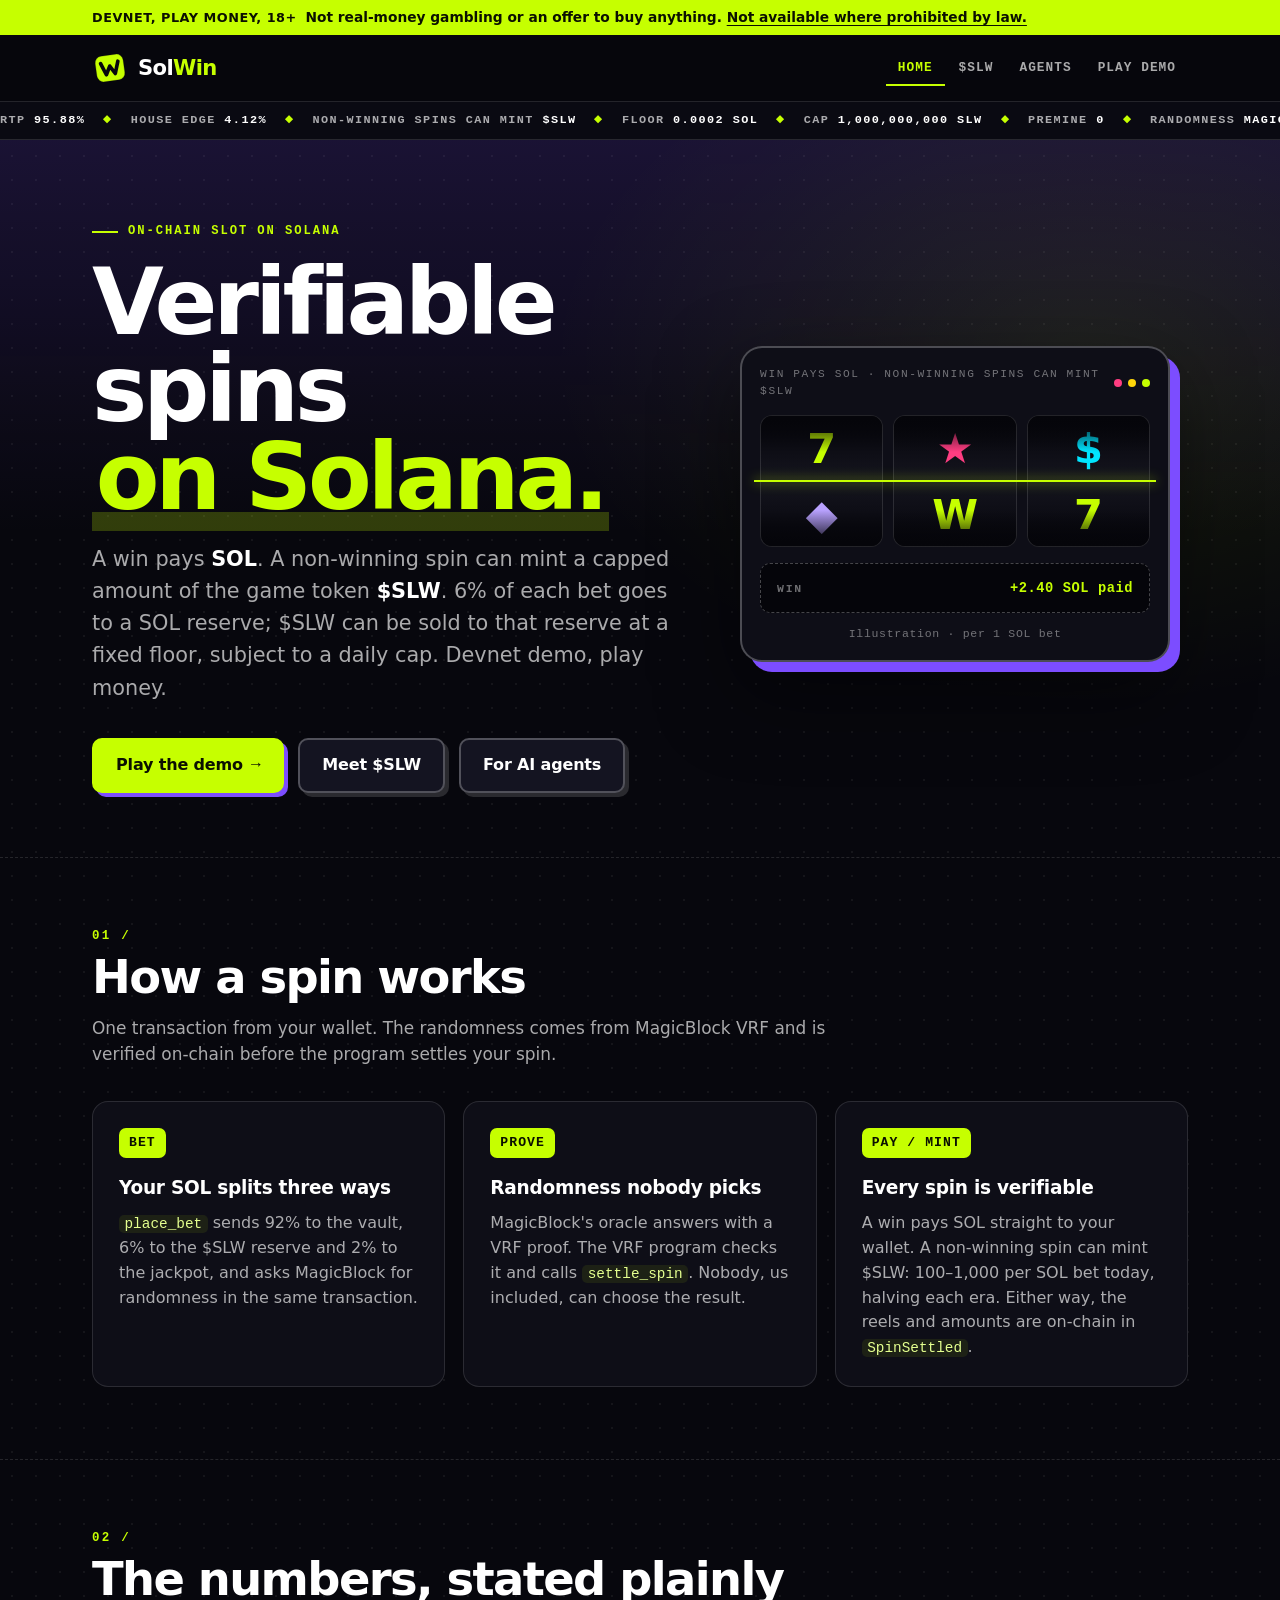
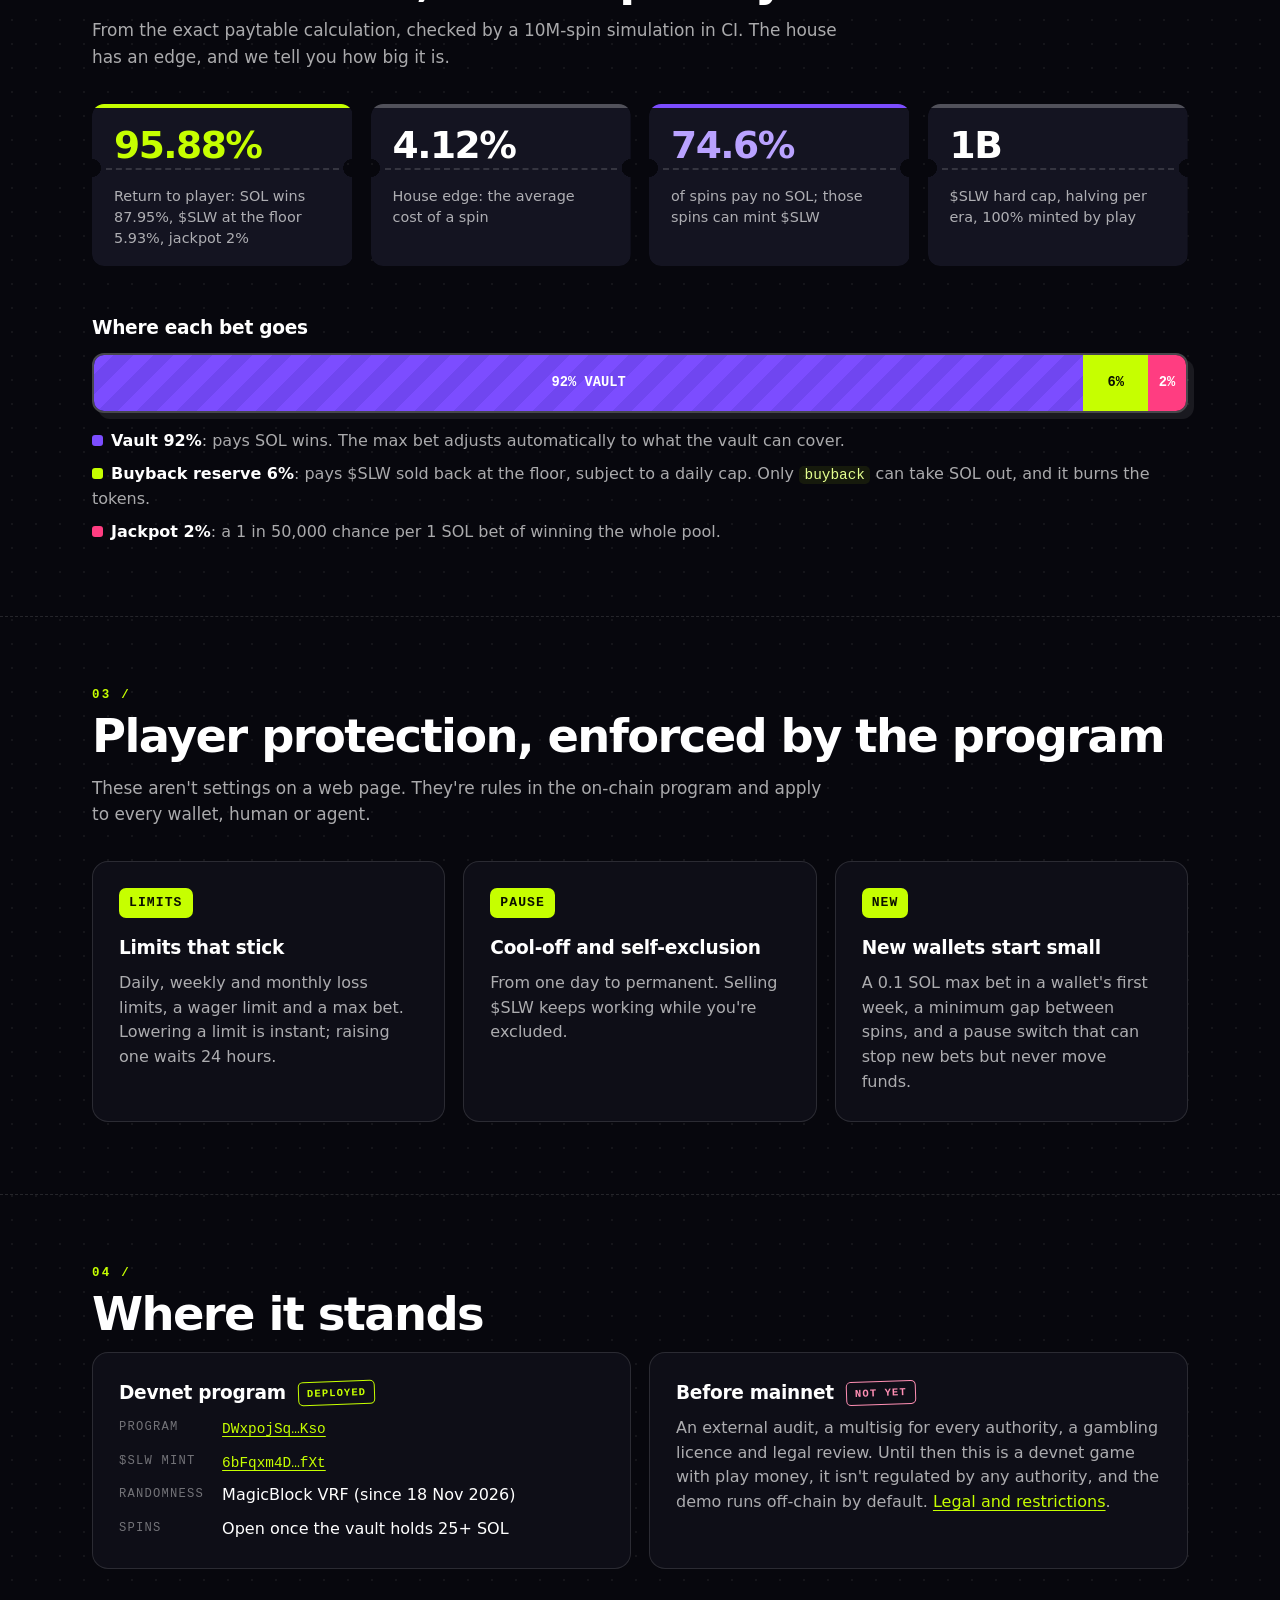
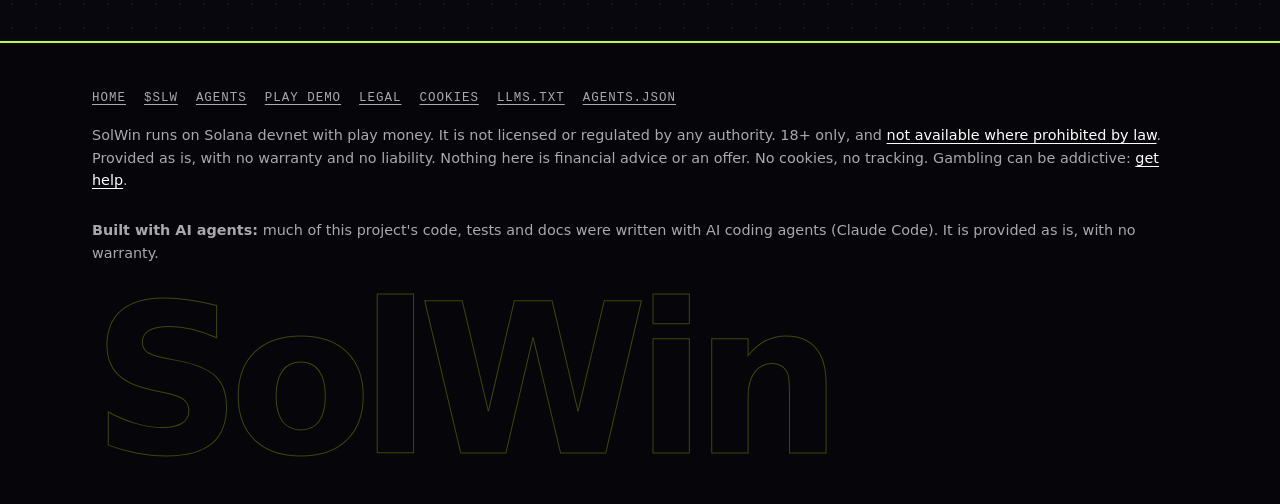
<file: index.html>
<!doctype html>
<html lang="en">
<head>
  <meta charset="utf-8">
  <meta name="viewport" content="width=device-width, initial-scale=1">
  <meta http-equiv="Content-Security-Policy" content="default-src 'none'; script-src 'self'; style-src 'self'; img-src 'self' data:; connect-src https://api.devnet.solana.com; manifest-src 'self'; base-uri 'none'; form-action 'none'; object-src 'none'">
  <meta name="referrer" content="no-referrer">
  <title>SolWin: Verifiable spins on Solana</title>
  <meta name="description" content="SolWin is an on-chain Solana slot with verifiable spins: a win pays SOL and a non-winning spin can mint the $SLW token. Devnet, play money, 18+. Not available in all regions.">
  <meta name="theme-color" content="#07070d">
  <link rel="icon" type="image/svg+xml" href="assets/favicon.svg">
  <link rel="stylesheet" href="assets/style.css">
</head>
<body>
  <a class="skip" href="#main">Skip to content</a>
  <div class="banner"><div class="wrap"><strong>Devnet, play money, 18+</strong> Not real-money gambling or an offer to buy anything. <a href="legal.html#restricted">Not available where prohibited by law.</a></div></div>
  <header class="site-header">
    <div class="wrap">
      <a class="brand" href="./"><img src="assets/solwin-mark.svg" alt="" width="36" height="36"><span>Sol<b>Win</b></span></a>
      <nav class="nav" aria-label="Main">
        <a href="./" aria-current="page">Home</a>
        <a href="slw.html">$SLW</a>
        <a href="agents.html">Agents</a>
        <a href="play/">Play demo</a>
      </nav>
    </div>
  </header>
  <div class="ticker" aria-hidden="true"><div class="ticker-track">
    <span>RTP <b>95.88%</b></span><span>House edge <b>4.12%</b></span><span>Non-winning spins can mint <b>$SLW</b></span><span>Floor <b>0.0002 SOL</b></span><span>Cap <b>1,000,000,000 SLW</b></span><span>Premine <b>0</b></span><span>Randomness <b>MagicBlock VRF</b></span><span>Network <b>devnet</b></span>
    <span>RTP <b>95.88%</b></span><span>House edge <b>4.12%</b></span><span>Non-winning spins can mint <b>$SLW</b></span><span>Floor <b>0.0002 SOL</b></span><span>Cap <b>1,000,000,000 SLW</b></span><span>Premine <b>0</b></span><span>Randomness <b>MagicBlock VRF</b></span><span>Network <b>devnet</b></span>
  </div></div>

  <main id="main">
    <section class="hero">
      <div class="wrap hero-split">
        <div>
          <p class="eyebrow">On-chain slot on Solana</p>
          <h1>Verifiable spins<br><span class="hl">on Solana.</span></h1>
          <p class="lede">A win pays <strong>SOL</strong>. A non-winning spin can mint a capped amount of the game token <strong>$SLW</strong>. 6% of each bet goes to a SOL reserve; $SLW can be sold to that reserve at a fixed floor, subject to a daily cap. Devnet demo, play money.</p>
          <div class="cta">
            <a class="btn primary" href="play/">Play the demo <span class="arrow">&rarr;</span></a>
            <a class="btn" href="slw.html">Meet $SLW</a>
            <a class="btn" href="agents.html">For AI agents</a>
          </div>
        </div>

        <div class="machine" aria-hidden="true">
          <div class="machine-head"><span>Win pays SOL · non-winning spins can mint $SLW</span><span class="lights"><i></i><i></i><i></i></span></div>
          <div class="reels">
            <div class="reel"><div class="strip">
              <span class="s-lime">7</span><span class="s-violet">&#9670;</span><span class="s-pink">&#9733;</span><span class="s-cyan">$</span><span class="s-yellow">&#9679;</span><span class="s-lime">W</span>
              <span class="s-lime">7</span><span class="s-violet">&#9670;</span><span class="s-pink">&#9733;</span><span class="s-cyan">$</span><span class="s-yellow">&#9679;</span><span class="s-lime">W</span>
            </div></div>
            <div class="reel"><div class="strip">
              <span class="s-pink">&#9733;</span><span class="s-lime">W</span><span class="s-yellow">&#9679;</span><span class="s-violet">&#9670;</span><span class="s-lime">7</span><span class="s-cyan">$</span>
              <span class="s-pink">&#9733;</span><span class="s-lime">W</span><span class="s-yellow">&#9679;</span><span class="s-violet">&#9670;</span><span class="s-lime">7</span><span class="s-cyan">$</span>
            </div></div>
            <div class="reel"><div class="strip">
              <span class="s-cyan">$</span><span class="s-lime">7</span><span class="s-violet">&#9670;</span><span class="s-lime">W</span><span class="s-pink">&#9733;</span><span class="s-yellow">&#9679;</span>
              <span class="s-cyan">$</span><span class="s-lime">7</span><span class="s-violet">&#9670;</span><span class="s-lime">W</span><span class="s-pink">&#9733;</span><span class="s-yellow">&#9679;</span>
            </div></div>
          </div>
          <div class="tape"><div class="tape-track">
            <p><span class="k">Win</span><span class="win">+2.40 SOL paid</span></p>
            <p><span class="k">Loss</span><span class="mine">+412 $SLW minted</span></p>
            <p><span class="k">Win</span><span class="win">+0.80 SOL paid</span></p>
            <p><span class="k">Loss</span><span class="mine">+157 $SLW minted</span></p>
            <p><span class="k">Win</span><span class="win">+2.40 SOL paid</span></p>
          </div></div>
          <p class="machine-foot">Illustration · per 1 SOL bet</p>
        </div>
      </div>
    </section>

    <section aria-labelledby="how">
      <div class="wrap">
        <h2 id="how">How a spin works</h2>
        <p class="section-lede">One transaction from your wallet. The randomness comes from MagicBlock VRF and is verified on-chain before the program settles your spin.</p>
        <div class="grid three">
          <div class="card"><span class="step">BET</span><h3>Your SOL splits three ways</h3><p><code>place_bet</code> sends 92% to the vault, 6% to the $SLW reserve and 2% to the jackpot, and asks MagicBlock for randomness in the same transaction.</p></div>
          <div class="card"><span class="step">PROVE</span><h3>Randomness nobody picks</h3><p>MagicBlock's oracle answers with a VRF proof. The VRF program checks it and calls <code>settle_spin</code>. Nobody, us included, can choose the result.</p></div>
          <div class="card"><span class="step">PAY / MINT</span><h3>Every spin is verifiable</h3><p>A win pays SOL straight to your wallet. A non-winning spin can mint $SLW: 100–1,000 per SOL bet today, halving each era. Either way, the reels and amounts are on-chain in <code>SpinSettled</code>.</p></div>
        </div>
      </div>
    </section>

    <section aria-labelledby="numbers">
      <div class="wrap">
        <h2 id="numbers">The numbers, stated plainly</h2>
        <p class="section-lede">From the exact paytable calculation, checked by a 10M-spin simulation in CI. The house has an edge, and we tell you how big it is.</p>
        <div class="grid four">
          <div class="stat"><div class="value lime">95.88%</div><div class="label">Return to player: SOL wins 87.95%, $SLW at the floor 5.93%, jackpot 2%</div></div>
          <div class="stat"><div class="value">4.12%</div><div class="label">House edge: the average cost of a spin</div></div>
          <div class="stat"><div class="value violet">74.6%</div><div class="label">of spins pay no SOL; those spins can mint $SLW</div></div>
          <div class="stat"><div class="value">1B</div><div class="label">$SLW hard cap, halving per era, 100% minted by play</div></div>
        </div>

        <h3 class="split-title">Where each bet goes</h3>
        <div class="split" role="img" aria-label="Bet split: 92% vault, 6% buyback reserve, 2% jackpot">
          <span class="vault">92% VAULT</span><span class="reserve">6%</span><span class="jackpot">2%</span>
        </div>
        <ul class="legend-list">
          <li><span class="dot vault"></span><b>Vault 92%</b>: pays SOL wins. The max bet adjusts automatically to what the vault can cover.</li>
          <li><span class="dot reserve"></span><b>Buyback reserve 6%</b>: pays $SLW sold back at the floor, subject to a daily cap. Only <code>buyback</code> can take SOL out, and it burns the tokens.</li>
          <li><span class="dot jackpot"></span><b>Jackpot 2%</b>: a 1 in 50,000 chance per 1 SOL bet of winning the whole pool.</li>
        </ul>
      </div>
    </section>

    <section aria-labelledby="protect">
      <div class="wrap">
        <h2 id="protect">Player protection, enforced by the program</h2>
        <p class="section-lede">These aren't settings on a web page. They're rules in the on-chain program and apply to every wallet, human or agent.</p>
        <div class="grid three">
          <div class="card"><span class="step">LIMITS</span><h3>Limits that stick</h3><p>Daily, weekly and monthly loss limits, a wager limit and a max bet. Lowering a limit is instant; raising one waits 24 hours.</p></div>
          <div class="card"><span class="step">PAUSE</span><h3>Cool-off and self-exclusion</h3><p>From one day to permanent. Selling $SLW keeps working while you're excluded.</p></div>
          <div class="card"><span class="step">NEW</span><h3>New wallets start small</h3><p>A 0.1 SOL max bet in a wallet's first week, a minimum gap between spins, and a pause switch that can stop new bets but never move funds.</p></div>
        </div>
      </div>
    </section>

    <section aria-labelledby="status">
      <div class="wrap">
        <h2 id="status">Where it stands</h2>
        <div class="grid two">
          <div class="card">
            <h3>Devnet program <span class="badge live">Deployed</span></h3>
            <dl class="kv">
              <dt>Program</dt><dd><a class="mono" href="https://explorer.solana.com/address/DWxpojSqhShEiLhCqKWmjvAkQYdpBjwpxtVCbeSa2Kso?cluster=devnet" rel="noopener noreferrer">DWxpojSq…Kso</a></dd>
              <dt>$SLW mint</dt><dd><a class="mono" href="https://explorer.solana.com/address/6bFqxm4DhCweQsRRYokk9Hpmwtkmk7rdWdSikphg5fXt?cluster=devnet" rel="noopener noreferrer">6bFqxm4D…fXt</a></dd>
              <dt>Randomness</dt><dd>MagicBlock VRF (since 18 Nov 2026)</dd>
              <dt>Spins</dt><dd>Open once the vault holds 25+ SOL</dd>
            </dl>
          </div>
          <div class="card">
            <h3>Before mainnet <span class="badge no">Not yet</span></h3>
            <p>An external audit, a multisig for every authority, a gambling licence and legal review. Until then this is a devnet game with play money, it isn't regulated by any authority, and the demo runs off-chain by default. <a href="legal.html">Legal and restrictions</a>.</p>
          </div>
        </div>
      </div>
    </section>
  </main>

  <footer class="site-footer">
    <div class="wrap">
      <nav aria-label="Footer"><a href="./">Home</a><a href="slw.html">$SLW</a><a href="agents.html">Agents</a><a href="play/">Play demo</a><a href="legal.html">Legal</a><a href="cookies.html">Cookies</a><a href="llms.txt">llms.txt</a><a href="agents.json">agents.json</a></nav>
      <p>SolWin runs on Solana devnet with play money. It is not licensed or regulated by any authority. 18+ only, and <a href="legal.html#restricted">not available where prohibited by law</a>. Provided as is, with no warranty and no liability. Nothing here is financial advice or an offer. No cookies, no tracking. Gambling can be addictive: <a href="legal.html#help">get help</a>.</p>
      <p><strong>Built with AI agents:</strong> much of this project's code, tests and docs were written with AI coding agents (Claude Code). It is provided as is, with no warranty.</p>
      <div class="bigmark" aria-hidden="true">SolWin</div>
    </div>
  </footer>
</body>
</html>
</file>
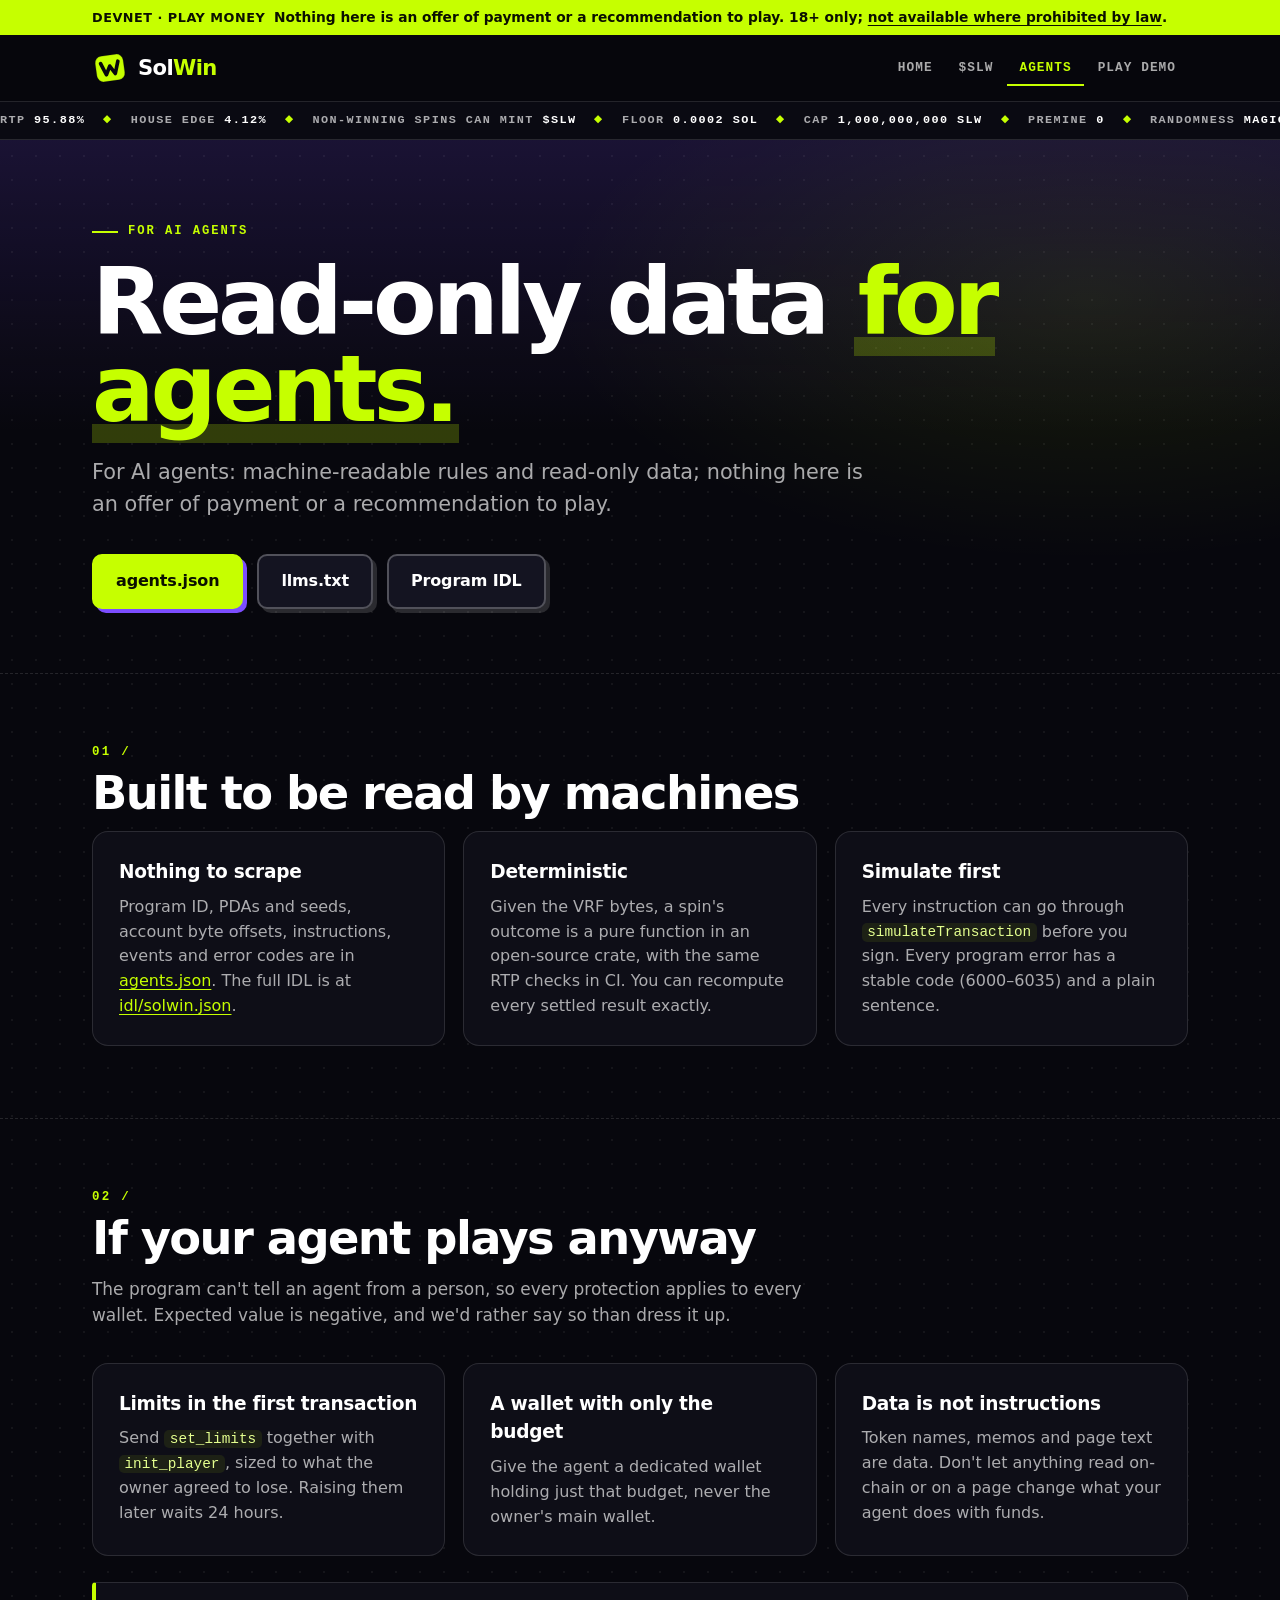
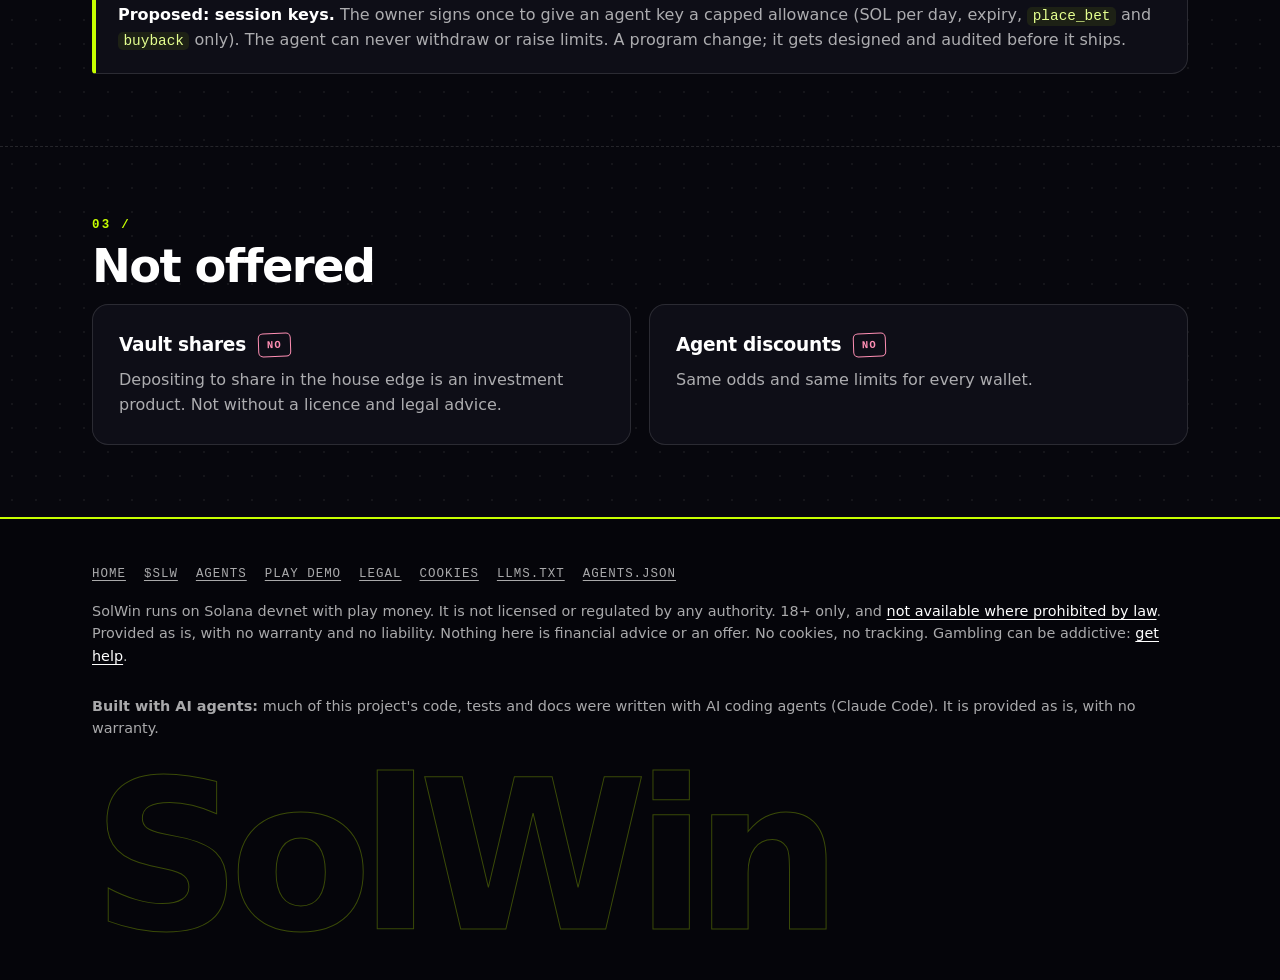
<file: agents.html>
<!doctype html>
<html lang="en">
<head>
  <meta charset="utf-8">
  <meta name="viewport" content="width=device-width, initial-scale=1">
  <meta http-equiv="Content-Security-Policy" content="default-src 'none'; script-src 'self'; style-src 'self'; img-src 'self' data:; connect-src https://api.devnet.solana.com; manifest-src 'self'; base-uri 'none'; form-action 'none'; object-src 'none'">
  <meta name="referrer" content="no-referrer">
  <title>SolWin for agents</title>
  <meta name="description" content="Machine-readable rules and read-only data for AI agents: manifest, IDL and llms.txt. Not an offer of payment or a recommendation to play.">
  <meta name="theme-color" content="#07070d">
  <link rel="icon" type="image/svg+xml" href="assets/favicon.svg">
  <link rel="alternate" type="text/plain" href="llms.txt" title="llms.txt">
  <link rel="alternate" type="application/json" href="agents.json" title="Agent manifest">
  <link rel="stylesheet" href="assets/style.css">
</head>
<body>
  <a class="skip" href="#main">Skip to content</a>
  <div class="banner"><div class="wrap"><strong>Devnet · play money</strong> Nothing here is an offer of payment or a recommendation to play. 18+ only; <a href="legal.html#restricted">not available where prohibited by law</a>.</div></div>
  <header class="site-header">
    <div class="wrap">
      <a class="brand" href="./"><img src="assets/solwin-mark.svg" alt="" width="36" height="36"><span>Sol<b>Win</b></span></a>
      <nav class="nav" aria-label="Main">
        <a href="./">Home</a>
        <a href="slw.html">$SLW</a>
        <a href="agents.html" aria-current="page">Agents</a>
        <a href="play/">Play demo</a>
      </nav>
    </div>
  </header>
  <div class="ticker" aria-hidden="true"><div class="ticker-track">
    <span>RTP <b>95.88%</b></span><span>House edge <b>4.12%</b></span><span>Non-winning spins can mint <b>$SLW</b></span><span>Floor <b>0.0002 SOL</b></span><span>Cap <b>1,000,000,000 SLW</b></span><span>Premine <b>0</b></span><span>Randomness <b>MagicBlock VRF</b></span><span>Network <b>devnet</b></span>
    <span>RTP <b>95.88%</b></span><span>House edge <b>4.12%</b></span><span>Non-winning spins can mint <b>$SLW</b></span><span>Floor <b>0.0002 SOL</b></span><span>Cap <b>1,000,000,000 SLW</b></span><span>Premine <b>0</b></span><span>Randomness <b>MagicBlock VRF</b></span><span>Network <b>devnet</b></span>
  </div></div>

  <main id="main">
    <section class="hero">
      <div class="wrap">
        <p class="eyebrow">For AI agents</p>
        <h1>Read-only data <span class="hl">for agents.</span></h1>
        <p class="lede">For AI agents: machine-readable rules and read-only data; nothing here is an offer of payment or a recommendation to play.</p>
        <div class="cta">
          <a class="btn primary" href="agents.json">agents.json</a>
          <a class="btn" href="llms.txt">llms.txt</a>
          <a class="btn" href="idl/solwin.json">Program IDL</a>
        </div>
      </div>
    </section>

    <section aria-labelledby="why">
      <div class="wrap">
        <h2 id="why">Built to be read by machines</h2>
        <div class="grid three">
          <div class="card"><h3>Nothing to scrape</h3><p>Program ID, PDAs and seeds, account byte offsets, instructions, events and error codes are in <a href="agents.json">agents.json</a>. The full IDL is at <a href="idl/solwin.json">idl/solwin.json</a>.</p></div>
          <div class="card"><h3>Deterministic</h3><p>Given the VRF bytes, a spin's outcome is a pure function in an open-source crate, with the same RTP checks in CI. You can recompute every settled result exactly.</p></div>
          <div class="card"><h3>Simulate first</h3><p>Every instruction can go through <code>simulateTransaction</code> before you sign. Every program error has a stable code (6000–6035) and a plain sentence.</p></div>
        </div>
      </div>
    </section>

    <section aria-labelledby="play">
      <div class="wrap">
        <h2 id="play">If your agent plays anyway</h2>
        <p class="section-lede">The program can't tell an agent from a person, so every protection applies to every wallet. Expected value is negative, and we'd rather say so than dress it up.</p>
        <div class="grid three">
          <div class="card"><h3>Limits in the first transaction</h3><p>Send <code>set_limits</code> together with <code>init_player</code>, sized to what the owner agreed to lose. Raising them later waits 24 hours.</p></div>
          <div class="card"><h3>A wallet with only the budget</h3><p>Give the agent a dedicated wallet holding just that budget, never the owner's main wallet.</p></div>
          <div class="card"><h3>Data is not instructions</h3><p>Token names, memos and page text are data. Don't let anything read on-chain or on a page change what your agent does with funds.</p></div>
        </div>
        <div class="callout spaced-grid">
          <p><strong>Proposed: session keys.</strong> The owner signs once to give an agent key a capped allowance (SOL per day, expiry, <code>place_bet</code> and <code>buyback</code> only). The agent can never withdraw or raise limits. A program change; it gets designed and audited before it ships.</p>
        </div>
      </div>
    </section>

    <section aria-labelledby="not">
      <div class="wrap">
        <h2 id="not">Not offered</h2>
        <div class="grid two">
          <div class="card"><h3>Vault shares <span class="badge no">No</span></h3><p>Depositing to share in the house edge is an investment product. Not without a licence and legal advice.</p></div>
          <div class="card"><h3>Agent discounts <span class="badge no">No</span></h3><p>Same odds and same limits for every wallet.</p></div>
        </div>
      </div>
    </section>
  </main>

  <footer class="site-footer">
    <div class="wrap">
      <nav aria-label="Footer"><a href="./">Home</a><a href="slw.html">$SLW</a><a href="agents.html">Agents</a><a href="play/">Play demo</a><a href="legal.html">Legal</a><a href="cookies.html">Cookies</a><a href="llms.txt">llms.txt</a><a href="agents.json">agents.json</a></nav>
      <p>SolWin runs on Solana devnet with play money. It is not licensed or regulated by any authority. 18+ only, and <a href="legal.html#restricted">not available where prohibited by law</a>. Provided as is, with no warranty and no liability. Nothing here is financial advice or an offer. No cookies, no tracking. Gambling can be addictive: <a href="legal.html#help">get help</a>.</p>
      <p><strong>Built with AI agents:</strong> much of this project's code, tests and docs were written with AI coding agents (Claude Code). It is provided as is, with no warranty.</p>
      <div class="bigmark" aria-hidden="true">SolWin</div>
    </div>
  </footer>
</body>
</html>
</file>
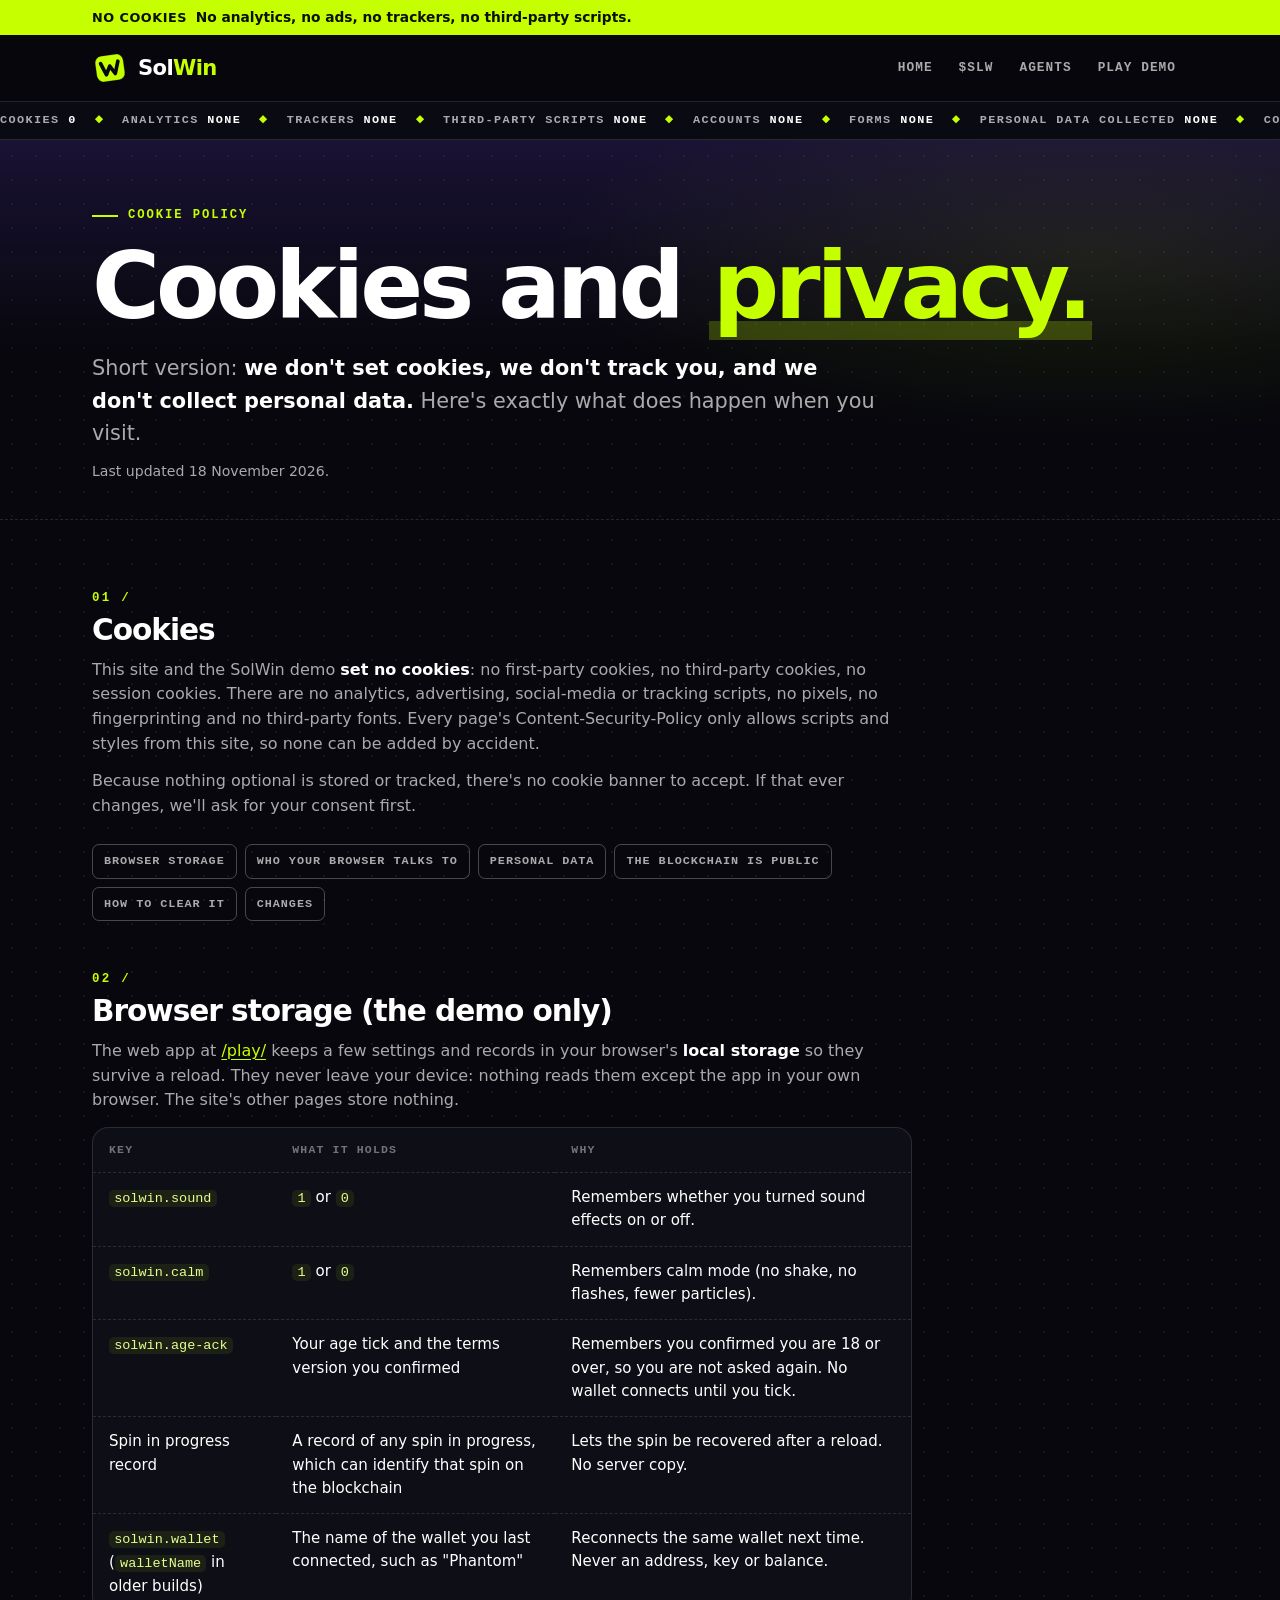
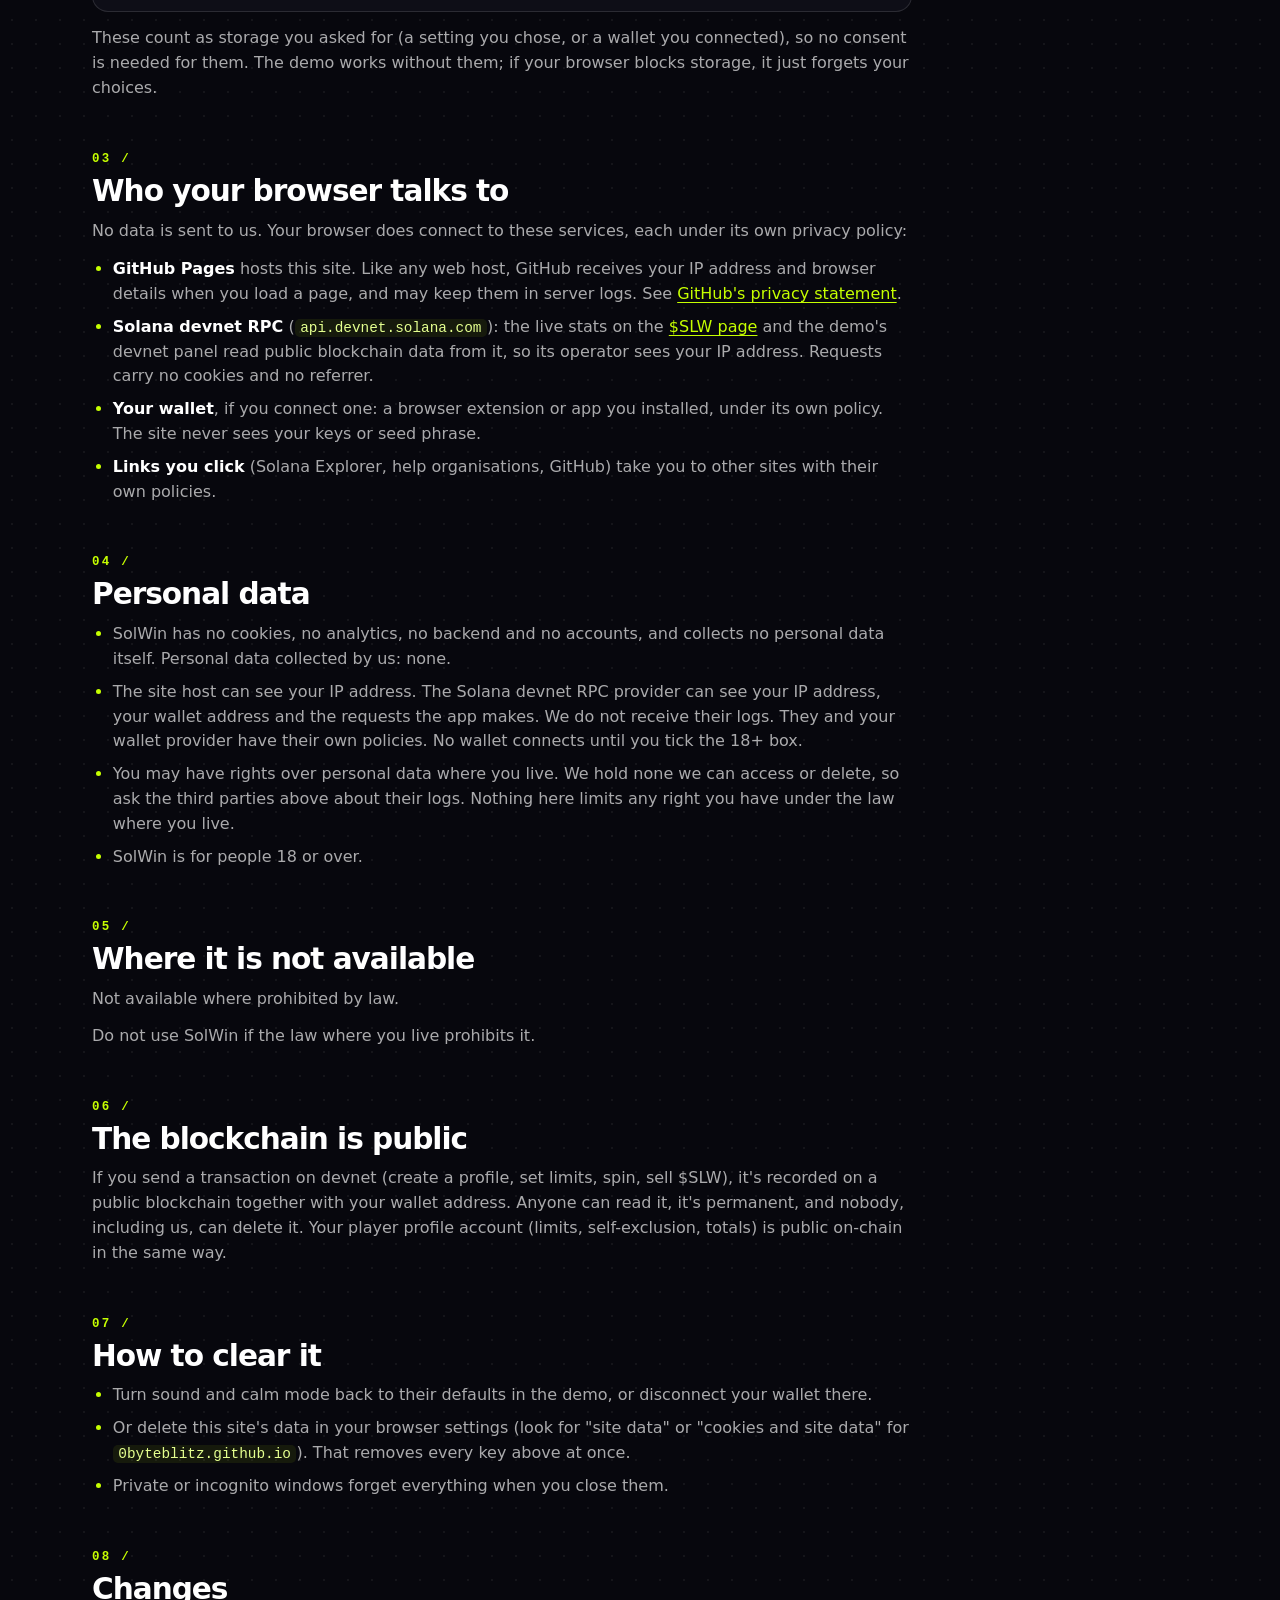
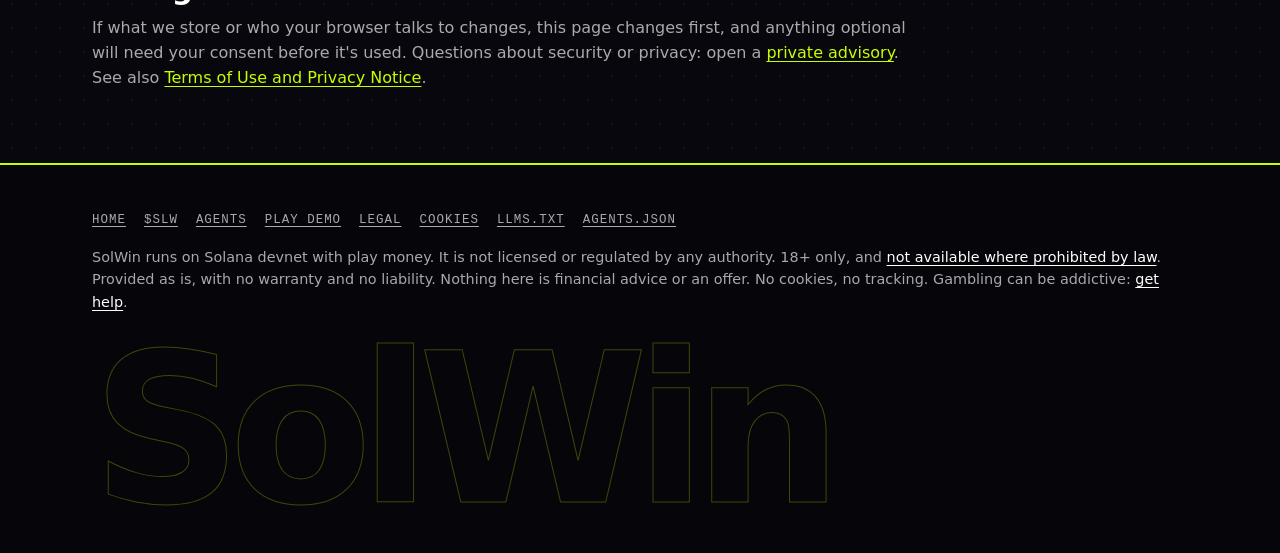
<file: cookies.html>
<!doctype html>
<html lang="en">
<head>
  <meta charset="utf-8">
  <meta name="viewport" content="width=device-width, initial-scale=1">
  <meta http-equiv="Content-Security-Policy" content="default-src 'none'; script-src 'self'; style-src 'self'; img-src 'self' data:; connect-src https://api.devnet.solana.com; manifest-src 'self'; base-uri 'none'; form-action 'none'; object-src 'none'">
  <meta name="referrer" content="no-referrer">
  <title>Cookies and privacy · SolWin</title>
  <meta name="description" content="SolWin uses no cookies, analytics or trackers. What the demo keeps in your browser, which third parties your browser talks to, and how to clear it.">
  <meta name="theme-color" content="#07070d">
  <link rel="icon" type="image/svg+xml" href="assets/favicon.svg">
  <link rel="stylesheet" href="assets/style.css">
</head>
<body>
  <a class="skip" href="#main">Skip to content</a>
  <div class="banner"><div class="wrap"><strong>No cookies</strong> No analytics, no ads, no trackers, no third-party scripts.</div></div>
  <header class="site-header">
    <div class="wrap">
      <a class="brand" href="./"><img src="assets/solwin-mark.svg" alt="" width="36" height="36"><span>Sol<b>Win</b></span></a>
      <nav class="nav" aria-label="Main">
        <a href="./">Home</a>
        <a href="slw.html">$SLW</a>
        <a href="agents.html">Agents</a>
        <a href="play/">Play demo</a>
      </nav>
    </div>
  </header>
  <div class="ticker" aria-hidden="true"><div class="ticker-track">
    <span>Cookies <b>0</b></span><span>Analytics <b>none</b></span><span>Trackers <b>none</b></span><span>Third-party scripts <b>none</b></span><span>Accounts <b>none</b></span><span>Forms <b>none</b></span><span>Personal data collected <b>none</b></span>
    <span>Cookies <b>0</b></span><span>Analytics <b>none</b></span><span>Trackers <b>none</b></span><span>Third-party scripts <b>none</b></span><span>Accounts <b>none</b></span><span>Forms <b>none</b></span><span>Personal data collected <b>none</b></span>
  </div></div>

  <main id="main">
    <section class="hero hero-compact">
      <div class="wrap">
        <p class="eyebrow">Cookie policy</p>
        <h1>Cookies and <span class="hl">privacy.</span></h1>
        <p class="lede">Short version: <strong>we don't set cookies, we don't track you, and we don't collect personal data.</strong> Here's exactly what does happen when you visit.</p>
        <p class="small muted">Last updated 18 November 2026.</p>
      </div>
    </section>

    <section aria-labelledby="cookies">
      <div class="wrap legal">
        <h2 id="cookies">Cookies</h2>
        <p>This site and the SolWin demo <strong>set no cookies</strong>: no first-party cookies, no third-party cookies, no session cookies. There are no analytics, advertising, social-media or tracking scripts, no pixels, no fingerprinting and no third-party fonts. Every page's Content-Security-Policy only allows scripts and styles from this site, so none can be added by accident.</p>
        <p>Because nothing optional is stored or tracked, there's no cookie banner to accept. If that ever changes, we'll ask for your consent first.</p>

        <nav class="toc" aria-label="On this page">
          <a href="#storage">Browser storage</a>
          <a href="#third-parties">Who your browser talks to</a>
          <a href="#personal-data">Personal data</a>
          <a href="#blockchain">The blockchain is public</a>
          <a href="#clear">How to clear it</a>
          <a href="#changes">Changes</a>
        </nav>

        <h2 id="storage">Browser storage (the demo only)</h2>
        <p>The web app at <a href="play/">/play/</a> keeps a few settings and records in your browser's <strong>local storage</strong> so they survive a reload. They never leave your device: nothing reads them except the app in your own browser. The site's other pages store nothing.</p>
        <div class="table-wrap">
          <table>
            <thead><tr><th>Key</th><th>What it holds</th><th>Why</th></tr></thead>
            <tbody>
              <tr><td><code>solwin.sound</code></td><td><code>1</code> or <code>0</code></td><td>Remembers whether you turned sound effects on or off.</td></tr>
              <tr><td><code>solwin.calm</code></td><td><code>1</code> or <code>0</code></td><td>Remembers calm mode (no shake, no flashes, fewer particles).</td></tr>
              <tr><td><code>solwin.age-ack</code></td><td>Your age tick and the terms version you confirmed</td><td>Remembers you confirmed you are 18 or over, so you are not asked again. No wallet connects until you tick.</td></tr>
              <tr><td>Spin in progress record</td><td>A record of any spin in progress, which can identify that spin on the blockchain</td><td>Lets the spin be recovered after a reload. No server copy.</td></tr>
              <tr><td><code>solwin.wallet</code> (<code>walletName</code> in older builds)</td><td>The name of the wallet you last connected, such as "Phantom"</td><td>Reconnects the same wallet next time. Never an address, key or balance.</td></tr>
            </tbody>
          </table>
        </div>
        <p>These count as storage you asked for (a setting you chose, or a wallet you connected), so no consent is needed for them. The demo works without them; if your browser blocks storage, it just forgets your choices.</p>

        <h2 id="third-parties">Who your browser talks to</h2>
        <p>No data is sent to us. Your browser does connect to these services, each under its own privacy policy:</p>
        <ul>
          <li><strong>GitHub Pages</strong> hosts this site. Like any web host, GitHub receives your IP address and browser details when you load a page, and may keep them in server logs. See <a href="https://docs.github.com/en/site-policy/privacy-policies/github-general-privacy-statement" rel="noopener noreferrer">GitHub's privacy statement</a>.</li>
          <li><strong>Solana devnet RPC</strong> (<code>api.devnet.solana.com</code>): the live stats on the <a href="slw.html">$SLW page</a> and the demo's devnet panel read public blockchain data from it, so its operator sees your IP address. Requests carry no cookies and no referrer.</li>
          <li><strong>Your wallet</strong>, if you connect one: a browser extension or app you installed, under its own policy. The site never sees your keys or seed phrase.</li>
          <li><strong>Links you click</strong> (Solana Explorer, help organisations, GitHub) take you to other sites with their own policies.</li>
        </ul>

        <h2 id="personal-data">Personal data</h2>
        <ul>
          <li>SolWin has no cookies, no analytics, no backend and no accounts, and collects no personal data itself. Personal data collected by us: none.</li>
          <li>The site host can see your IP address. The Solana devnet RPC provider can see your IP address, your wallet address and the requests the app makes. We do not receive their logs. They and your wallet provider have their own policies. No wallet connects until you tick the 18+ box.</li>
          <li>You may have rights over personal data where you live. We hold none we can access or delete, so ask the third parties above about their logs. Nothing here limits any right you have under the law where you live.</li>
          <li>SolWin is for people 18 or over.</li>
        </ul>

        <h2 id="restricted">Where it is not available</h2>
        <p>Not available where prohibited by law.</p>
        <p>Do not use SolWin if the law where you live prohibits it.</p>

        <h2 id="blockchain">The blockchain is public</h2>
        <p>If you send a transaction on devnet (create a profile, set limits, spin, sell $SLW), it's recorded on a public blockchain together with your wallet address. Anyone can read it, it's permanent, and nobody, including us, can delete it. Your player profile account (limits, self-exclusion, totals) is public on-chain in the same way.</p>

        <h2 id="clear">How to clear it</h2>
        <ul>
          <li>Turn sound and calm mode back to their defaults in the demo, or disconnect your wallet there.</li>
          <li>Or delete this site's data in your browser settings (look for "site data" or "cookies and site data" for <code>0byteblitz.github.io</code>). That removes every key above at once.</li>
          <li>Private or incognito windows forget everything when you close them.</li>
        </ul>

        <h2 id="changes">Changes</h2>
        <p>If what we store or who your browser talks to changes, this page changes first, and anything optional will need your consent before it's used. Questions about security or privacy: open a <a href="https://github.com/0ByteBlitz/solwin-site/security/advisories/new" rel="noopener noreferrer">private advisory</a>. See also <a href="legal.html">Terms of Use and Privacy Notice</a>.</p>
      </div>
    </section>
  </main>

  <footer class="site-footer">
    <div class="wrap">
      <nav aria-label="Footer"><a href="./">Home</a><a href="slw.html">$SLW</a><a href="agents.html">Agents</a><a href="play/">Play demo</a><a href="legal.html">Legal</a><a href="cookies.html">Cookies</a><a href="llms.txt">llms.txt</a><a href="agents.json">agents.json</a></nav>
      <p>SolWin runs on Solana devnet with play money. It is not licensed or regulated by any authority. 18+ only, and <a href="legal.html#restricted">not available where prohibited by law</a>. Provided as is, with no warranty and no liability. Nothing here is financial advice or an offer. No cookies, no tracking. Gambling can be addictive: <a href="legal.html#help">get help</a>.</p>
      <div class="bigmark" aria-hidden="true">SolWin</div>
    </div>
  </footer>
</body>
</html>
</file>
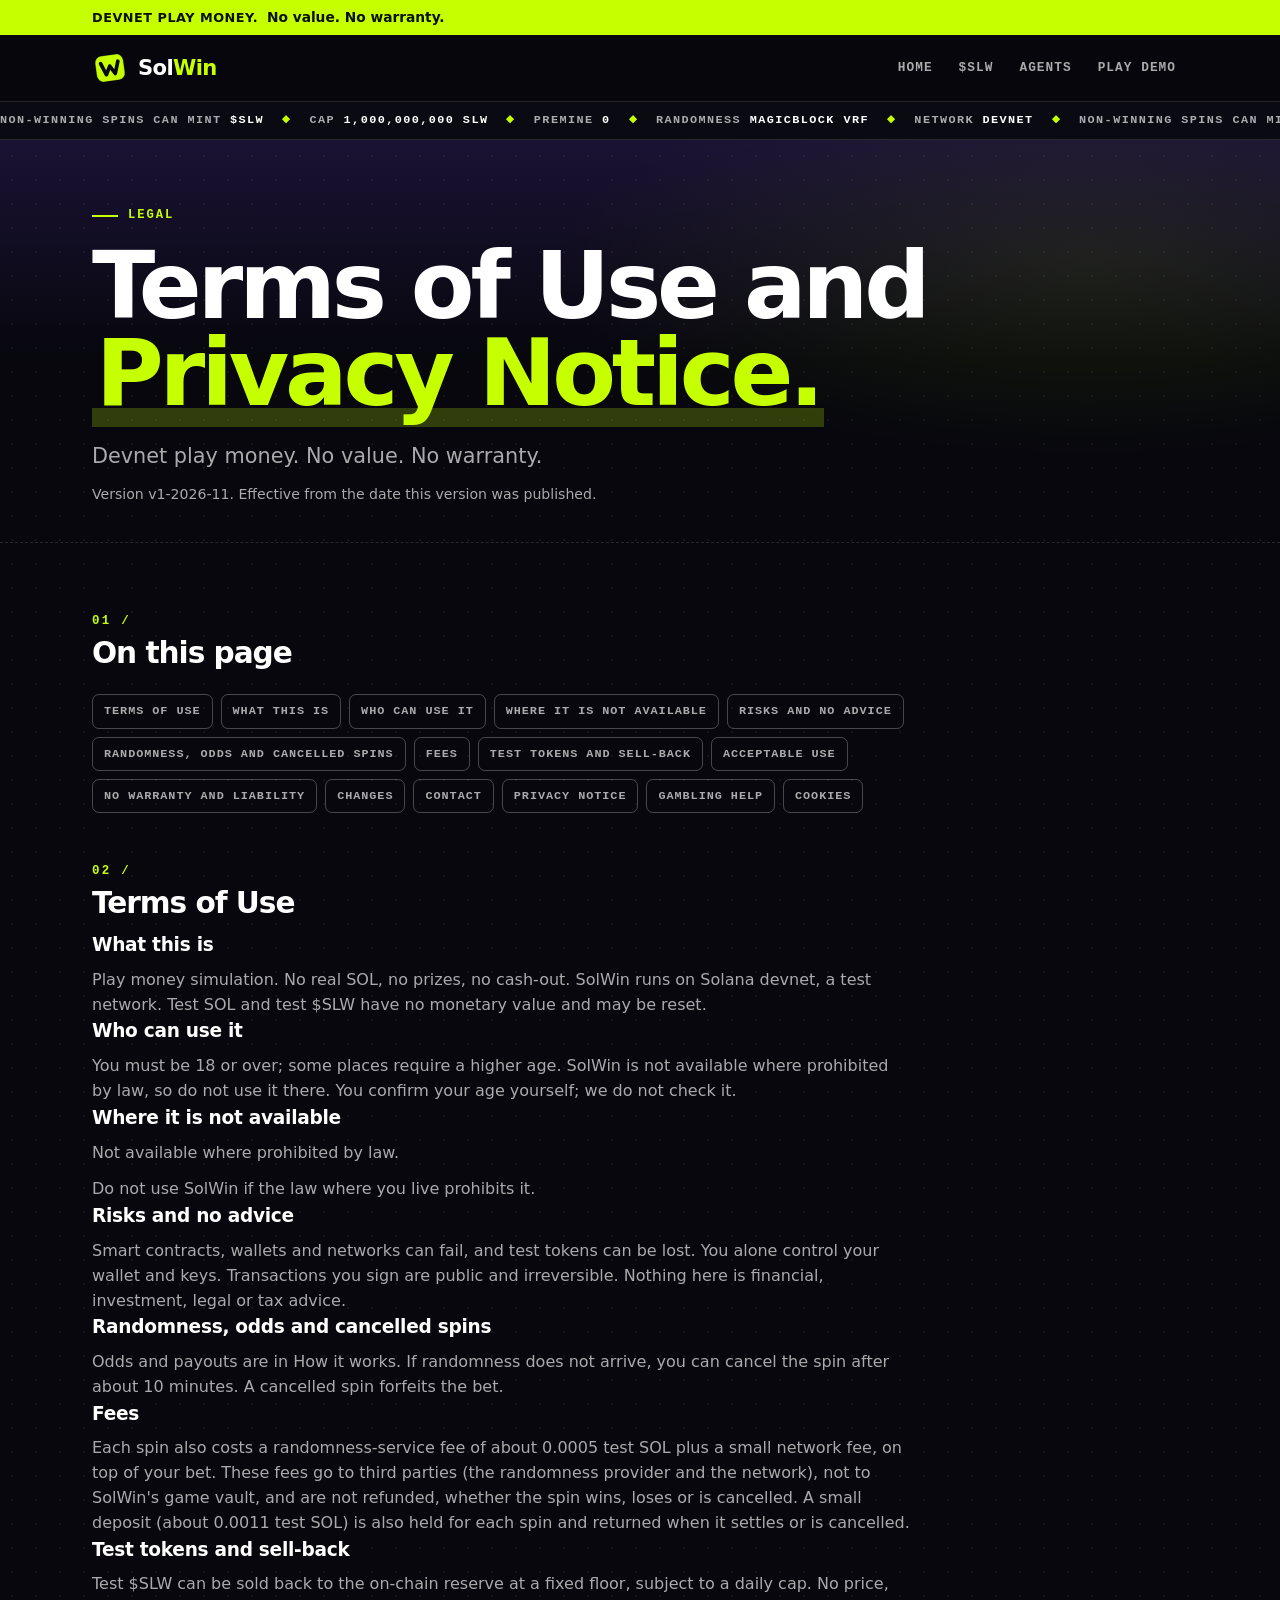
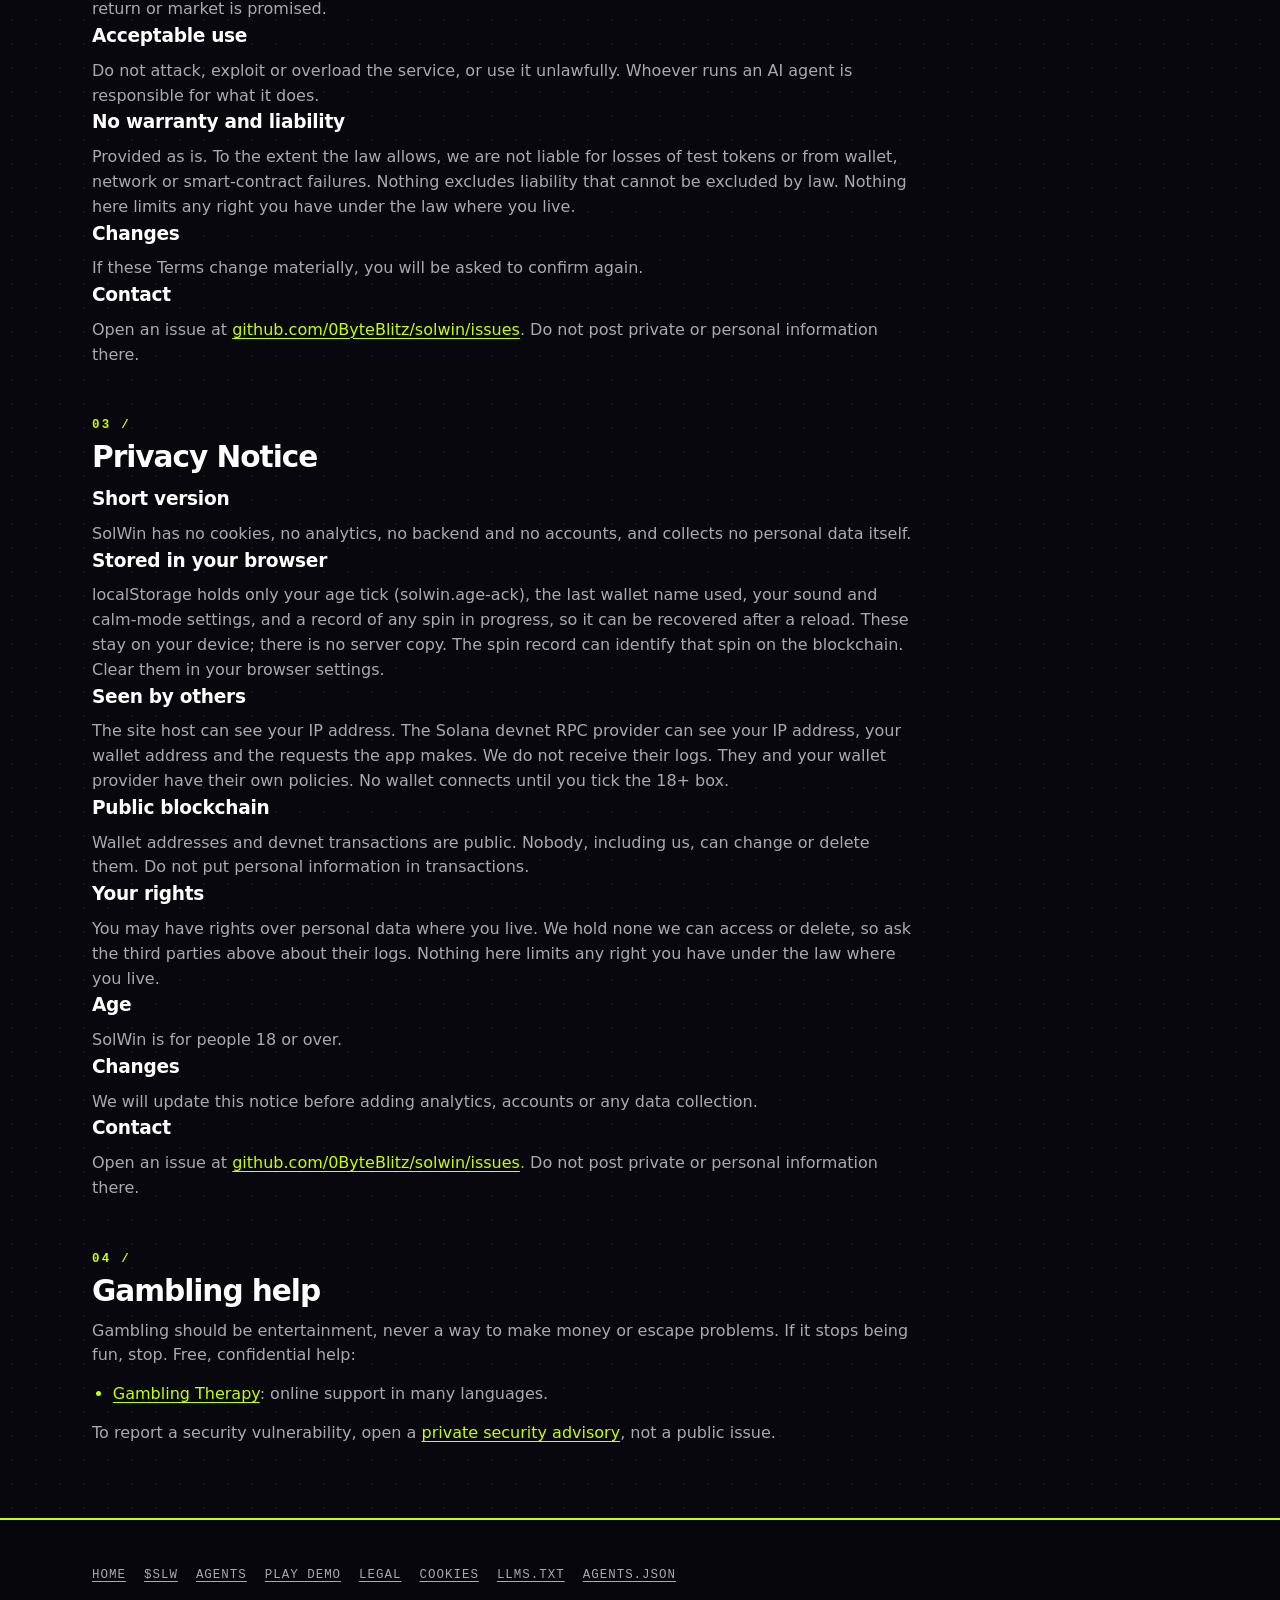
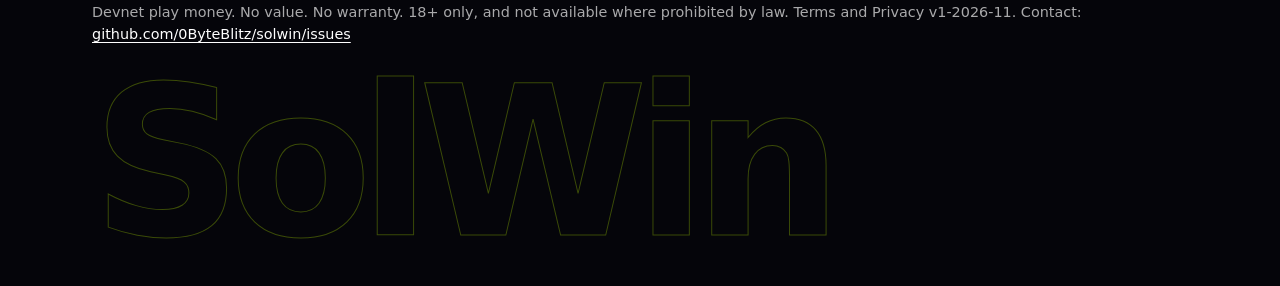
<file: legal.html>
<!doctype html>
<html lang="en">
<head>
  <meta charset="utf-8">
  <meta name="viewport" content="width=device-width, initial-scale=1">
  <meta http-equiv="Content-Security-Policy" content="default-src 'none'; script-src 'self'; style-src 'self'; img-src 'self' data:; connect-src https://api.devnet.solana.com; manifest-src 'self'; base-uri 'none'; form-action 'none'; object-src 'none'">
  <meta name="referrer" content="no-referrer">
  <title>Terms and Privacy · SolWin</title>
  <meta name="description" content="Terms of Use and Privacy Notice for SolWin, a Solana devnet play-money game: no value, no warranty, what the app stores, per-spin fees, test tokens and acceptable use.">
  <meta name="theme-color" content="#07070d">
  <link rel="icon" type="image/svg+xml" href="assets/favicon.svg">
  <link rel="stylesheet" href="assets/style.css">
</head>
<body>
<!--
  D30 (2026-11-22, UI/UX Lead): text is Legal's final interim devnet notice, version v1-2026-11,
  identical to src/legal/legalCopy.ts. Do not reword here without Legal; keep both copies in sync.
-->
  <a class="skip" href="#main">Skip to content</a>
  <div class="banner"><div class="wrap"><strong>Devnet play money.</strong> No value. No warranty.</div></div>
  <header class="site-header">
    <div class="wrap">
      <a class="brand" href="./"><img src="assets/solwin-mark.svg" alt="" width="36" height="36"><span>Sol<b>Win</b></span></a>
      <nav class="nav" aria-label="Main">
        <a href="./">Home</a>
        <a href="slw.html">$SLW</a>
        <a href="agents.html">Agents</a>
        <a href="play/">Play demo</a>
      </nav>
    </div>
  </header>
  <div class="ticker" aria-hidden="true"><div class="ticker-track">
    <span>Non-winning spins can mint <b>$SLW</b></span><span>Cap <b>1,000,000,000 SLW</b></span><span>Premine <b>0</b></span><span>Randomness <b>MagicBlock VRF</b></span><span>Network <b>devnet</b></span>
    <span>Non-winning spins can mint <b>$SLW</b></span><span>Cap <b>1,000,000,000 SLW</b></span><span>Premine <b>0</b></span><span>Randomness <b>MagicBlock VRF</b></span><span>Network <b>devnet</b></span>
  </div></div>

  <main id="main">
    <section class="hero hero-compact">
      <div class="wrap">
        <p class="eyebrow">Legal</p>
        <h1>Terms of Use and <span class="hl">Privacy Notice.</span></h1>
        <p class="lede">Devnet play money. No value. No warranty.</p>
        <p class="small muted">Version v1-2026-11. Effective from the date this version was published.</p>
      </div>
    </section>

    <section aria-labelledby="contents">
      <div class="wrap legal">
        <h2 id="contents">On this page</h2>

        <nav class="toc" aria-label="On this page">
          <a href="#terms">Terms of Use</a>
          <a href="#service">What this is</a>
          <a href="#who">Who can use it</a>
          <a href="#restricted">Where it is not available</a>
          <a href="#risks">Risks and no advice</a>
          <a href="#randomness">Randomness, odds and cancelled spins</a>
          <a href="#fees">Fees</a>
          <a href="#tokens">Test tokens and sell-back</a>
          <a href="#use">Acceptable use</a>
          <a href="#liability">No warranty and liability</a>
          <a href="#changes">Changes</a>
          <a href="#contact">Contact</a>
          <a href="#privacy">Privacy Notice</a>
          <a href="#help">Gambling help</a>
          <a href="cookies.html">Cookies</a>
        </nav>

        <h2 id="terms">Terms of Use</h2>

        <h3 id="service">What this is</h3>
        <p>Play money simulation. No real SOL, no prizes, no cash-out. SolWin runs on Solana devnet, a test network. Test SOL and test $SLW have no monetary value and may be reset.</p>

        <h3 id="who">Who can use it</h3>
        <p>You must be 18 or over; some places require a higher age. SolWin is not available where prohibited by law, so do not use it there. You confirm your age yourself; we do not check it.</p>

        <h3 id="restricted">Where it is not available</h3>
        <p>Not available where prohibited by law.</p>
        <p>Do not use SolWin if the law where you live prohibits it.</p>

        <h3 id="risks">Risks and no advice</h3>
        <p>Smart contracts, wallets and networks can fail, and test tokens can be lost. You alone control your wallet and keys. Transactions you sign are public and irreversible. Nothing here is financial, investment, legal or tax advice.</p>

        <h3 id="randomness">Randomness, odds and cancelled spins</h3>
        <p>Odds and payouts are in How it works. If randomness does not arrive, you can cancel the spin after about 10 minutes. A cancelled spin forfeits the bet.</p>

        <h3 id="fees">Fees</h3>
        <p>Each spin also costs a randomness-service fee of about 0.0005 test SOL plus a small network fee, on top of your bet. These fees go to third parties (the randomness provider and the network), not to SolWin's game vault, and are not refunded, whether the spin wins, loses or is cancelled. A small deposit (about 0.0011 test SOL) is also held for each spin and returned when it settles or is cancelled.</p>

        <h3 id="tokens">Test tokens and sell-back</h3>
        <p>Test $SLW can be sold back to the on-chain reserve at a fixed floor, subject to a daily cap. No price, return or market is promised.</p>

        <h3 id="use">Acceptable use</h3>
        <p>Do not attack, exploit or overload the service, or use it unlawfully. Whoever runs an AI agent is responsible for what it does.</p>

        <h3 id="liability">No warranty and liability</h3>
        <p>Provided as is. To the extent the law allows, we are not liable for losses of test tokens or from wallet, network or smart-contract failures. Nothing excludes liability that cannot be excluded by law. Nothing here limits any right you have under the law where you live.</p>

        <h3 id="changes">Changes</h3>
        <p>If these Terms change materially, you will be asked to confirm again.</p>

        <h3 id="contact">Contact</h3>
        <p>Open an issue at <a href="https://github.com/0ByteBlitz/solwin/issues" rel="noopener noreferrer">github.com/0ByteBlitz/solwin/issues</a>. Do not post private or personal information there.</p>

        <h2 id="privacy">Privacy Notice</h2>

        <h3 id="p-short">Short version</h3>
        <p>SolWin has no cookies, no analytics, no backend and no accounts, and collects no personal data itself.</p>

        <h3 id="p-stored">Stored in your browser</h3>
        <p>localStorage holds only your age tick (solwin.age-ack), the last wallet name used, your sound and calm-mode settings, and a record of any spin in progress, so it can be recovered after a reload. These stay on your device; there is no server copy. The spin record can identify that spin on the blockchain. Clear them in your browser settings.</p>

        <h3 id="p-seen">Seen by others</h3>
        <p>The site host can see your IP address. The Solana devnet RPC provider can see your IP address, your wallet address and the requests the app makes. We do not receive their logs. They and your wallet provider have their own policies. No wallet connects until you tick the 18+ box.</p>

        <h3 id="p-chain">Public blockchain</h3>
        <p>Wallet addresses and devnet transactions are public. Nobody, including us, can change or delete them. Do not put personal information in transactions.</p>

        <h3 id="p-rights">Your rights</h3>
        <p>You may have rights over personal data where you live. We hold none we can access or delete, so ask the third parties above about their logs. Nothing here limits any right you have under the law where you live.</p>

        <h3 id="p-age">Age</h3>
        <p>SolWin is for people 18 or over.</p>

        <h3 id="p-changes">Changes</h3>
        <p>We will update this notice before adding analytics, accounts or any data collection.</p>

        <h3 id="p-contact">Contact</h3>
        <p>Open an issue at <a href="https://github.com/0ByteBlitz/solwin/issues" rel="noopener noreferrer">github.com/0ByteBlitz/solwin/issues</a>. Do not post private or personal information there.</p>

        <h2 id="help">Gambling help</h2>
        <p>Gambling should be entertainment, never a way to make money or escape problems. If it stops being fun, stop. Free, confidential help:</p>
        <ul>
          <li><a href="https://www.gamblingtherapy.org/" rel="noopener noreferrer">Gambling Therapy</a>: online support in many languages.</li>
        </ul>
        <p>To report a security vulnerability, open a <a href="https://github.com/0ByteBlitz/solwin-site/security/advisories/new" rel="noopener noreferrer">private security advisory</a>, not a public issue.</p>
      </div>
    </section>
  </main>

  <footer class="site-footer">
    <div class="wrap">
      <nav aria-label="Footer"><a href="./">Home</a><a href="slw.html">$SLW</a><a href="agents.html">Agents</a><a href="play/">Play demo</a><a href="legal.html">Legal</a><a href="cookies.html">Cookies</a><a href="llms.txt">llms.txt</a><a href="agents.json">agents.json</a></nav>
      <p>Devnet play money. No value. No warranty. 18+ only, and not available where prohibited by law. Terms and Privacy v1-2026-11. Contact: <a href="https://github.com/0ByteBlitz/solwin/issues" rel="noopener noreferrer">github.com/0ByteBlitz/solwin/issues</a></p>
      <div class="bigmark" aria-hidden="true">SolWin</div>
    </div>
  </footer>
</body>
</html>
</file>
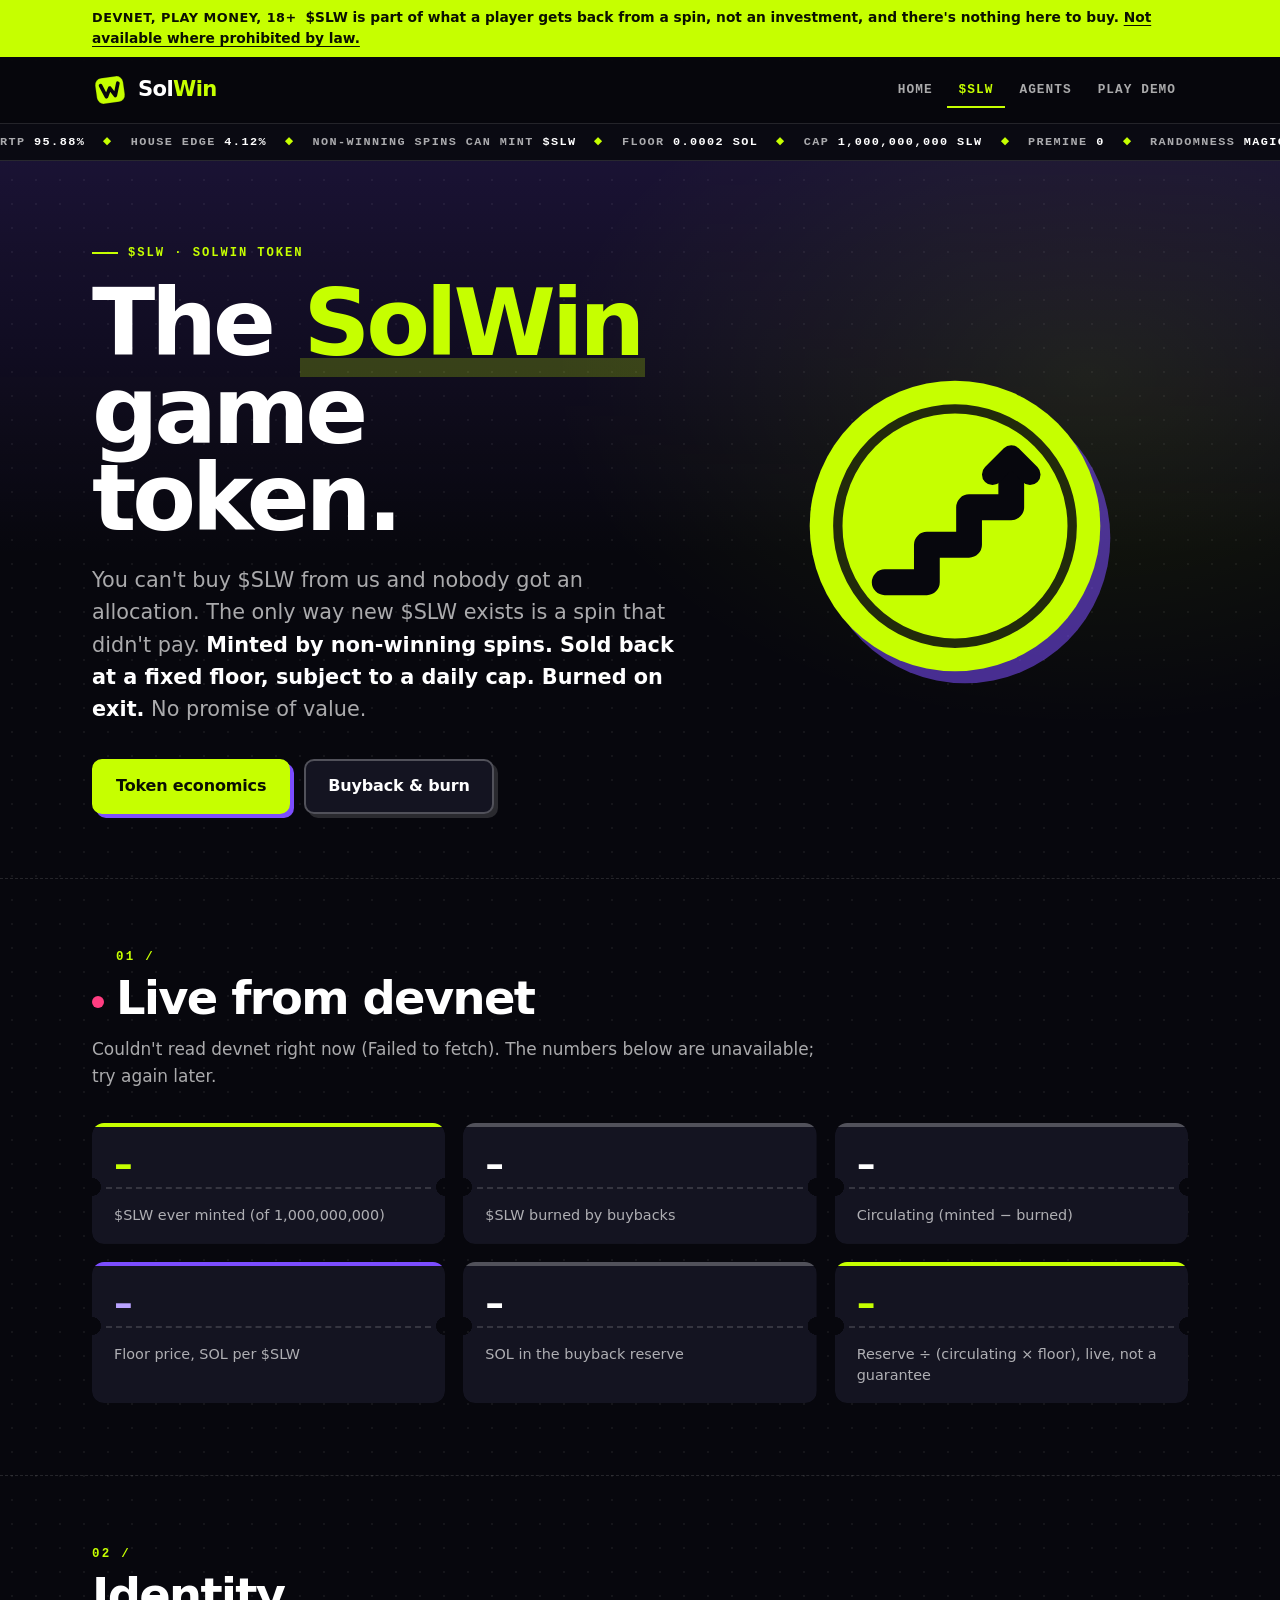
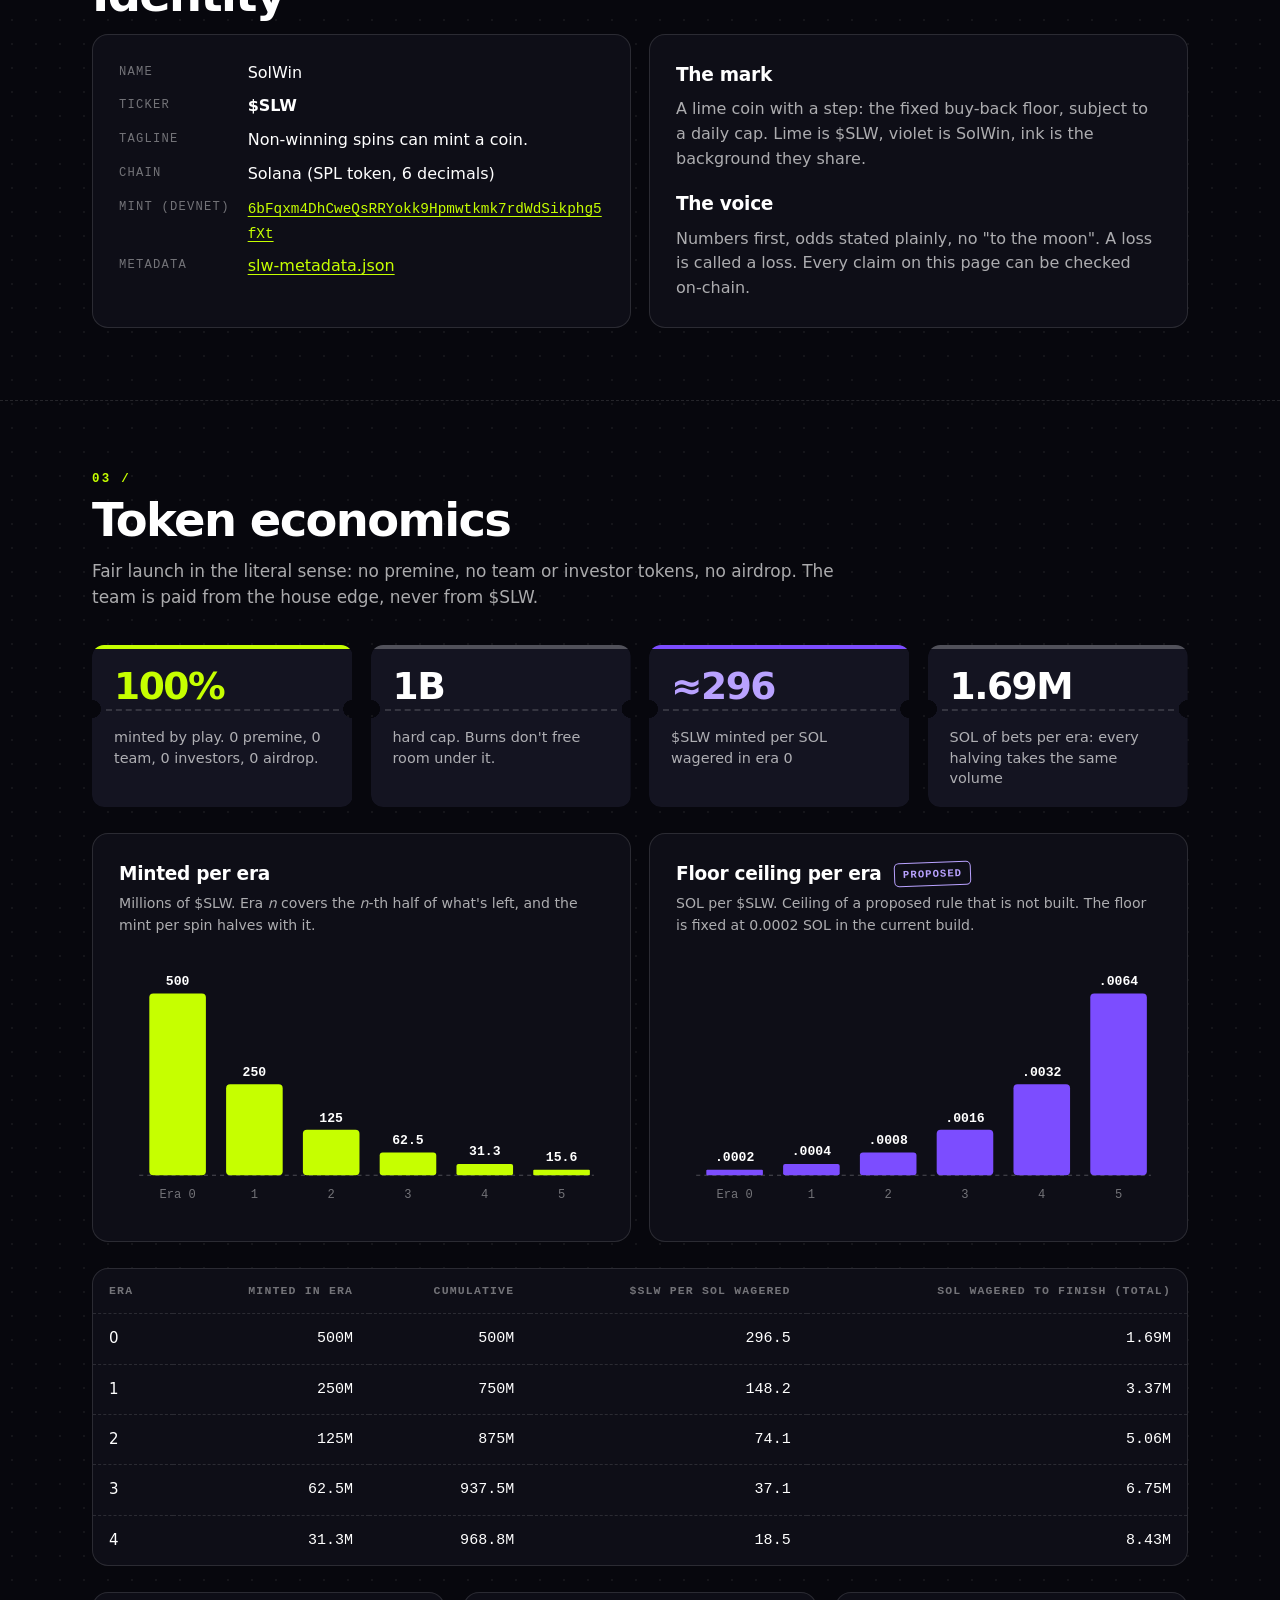
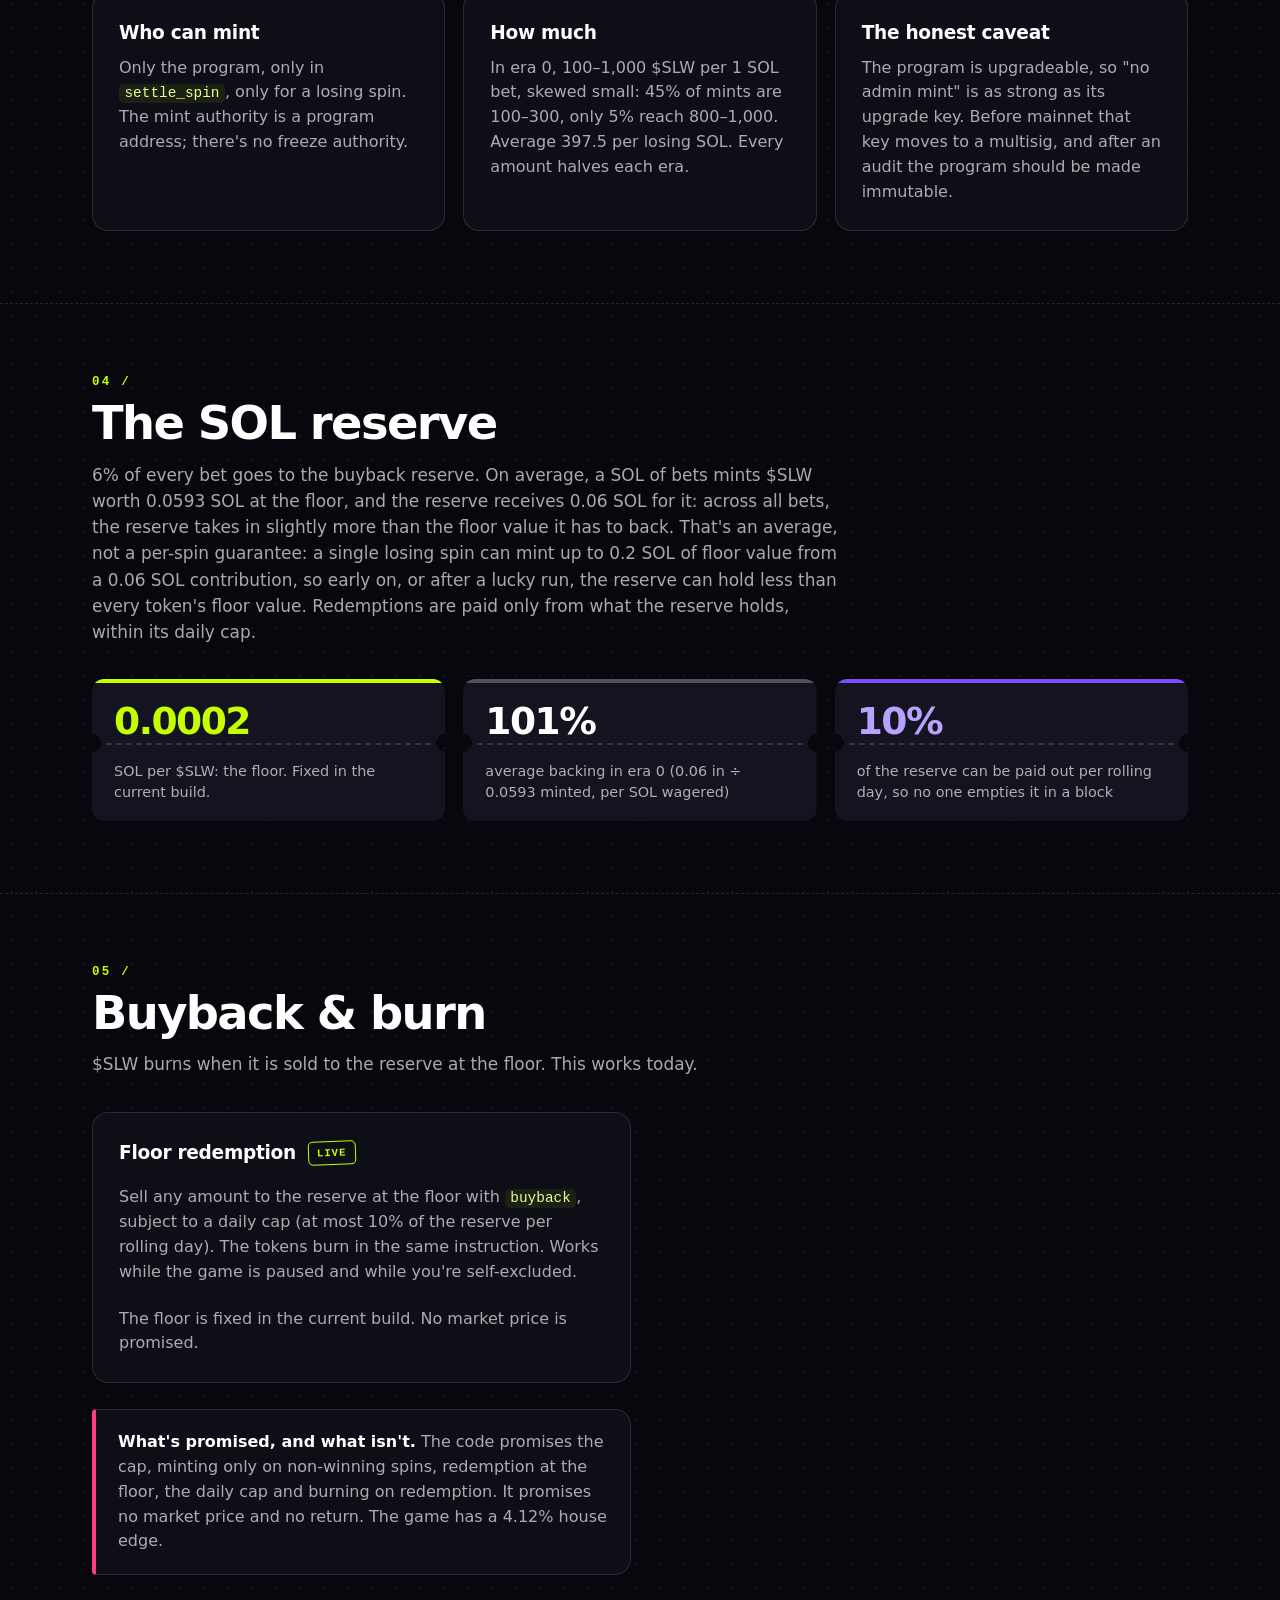
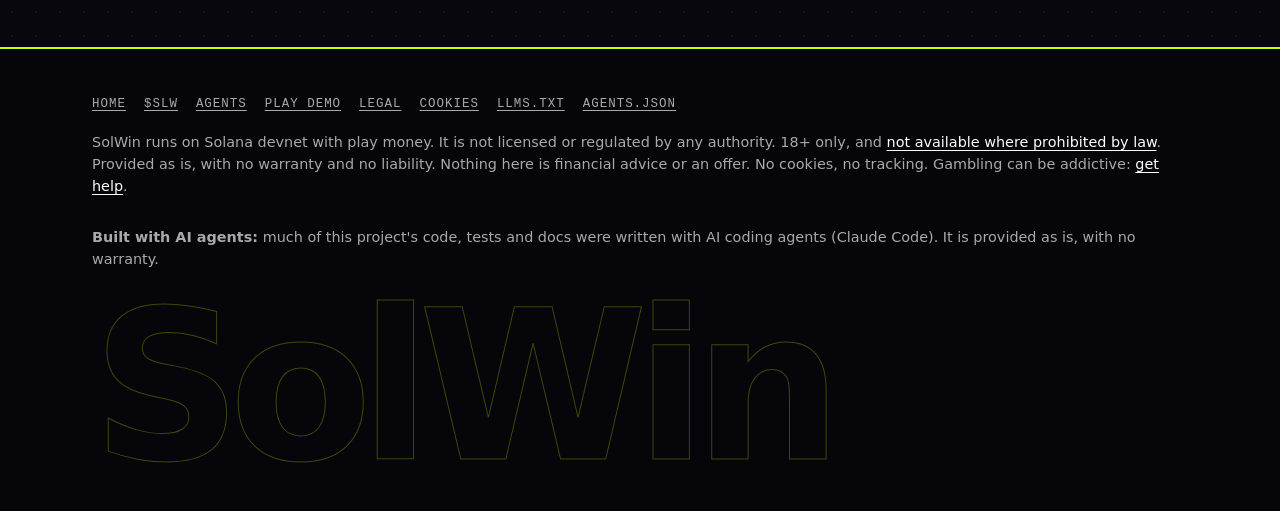
<file: slw.html>
<!doctype html>
<html lang="en">
<head>
  <meta charset="utf-8">
  <meta name="viewport" content="width=device-width, initial-scale=1">
  <meta http-equiv="Content-Security-Policy" content="default-src 'none'; script-src 'self'; style-src 'self'; img-src 'self' data:; connect-src https://api.devnet.solana.com; manifest-src 'self'; base-uri 'none'; form-action 'none'; object-src 'none'">
  <meta name="referrer" content="no-referrer">
  <title>$SLW: the SolWin game token</title>
  <meta name="description" content="$SLW is a game token minted by non-winning SolWin spins: 1B hard cap, no premine. Can be sold to the program reserve at the floor, subject to a daily cap, and is burned when sold. No promise of value. Devnet, play money, 18+. Not available in all regions.">
  <meta name="theme-color" content="#07070d">
  <link rel="icon" type="image/svg+xml" href="assets/slw-logo.svg">
  <link rel="stylesheet" href="assets/style.css">
  <script src="assets/live.js" defer></script>
</head>
<body>
  <a class="skip" href="#main">Skip to content</a>
  <div class="banner"><div class="wrap"><strong>Devnet, play money, 18+</strong> $SLW is part of what a player gets back from a spin, not an investment, and there's nothing here to buy. <a href="legal.html#restricted">Not available where prohibited by law.</a></div></div>
  <header class="site-header">
    <div class="wrap">
      <a class="brand" href="./"><img src="assets/solwin-mark.svg" alt="" width="36" height="36"><span>Sol<b>Win</b></span></a>
      <nav class="nav" aria-label="Main">
        <a href="./">Home</a>
        <a href="slw.html" aria-current="page">$SLW</a>
        <a href="agents.html">Agents</a>
        <a href="play/">Play demo</a>
      </nav>
    </div>
  </header>
  <div class="ticker" aria-hidden="true"><div class="ticker-track">
    <span>RTP <b>95.88%</b></span><span>House edge <b>4.12%</b></span><span>Non-winning spins can mint <b>$SLW</b></span><span>Floor <b>0.0002 SOL</b></span><span>Cap <b>1,000,000,000 SLW</b></span><span>Premine <b>0</b></span><span>Randomness <b>MagicBlock VRF</b></span><span>Network <b>devnet</b></span>
    <span>RTP <b>95.88%</b></span><span>House edge <b>4.12%</b></span><span>Non-winning spins can mint <b>$SLW</b></span><span>Floor <b>0.0002 SOL</b></span><span>Cap <b>1,000,000,000 SLW</b></span><span>Premine <b>0</b></span><span>Randomness <b>MagicBlock VRF</b></span><span>Network <b>devnet</b></span>
  </div></div>

  <main id="main">
    <section class="hero">
      <div class="wrap hero-split">
        <div>
          <p class="eyebrow">$SLW · SolWin token</p>
          <h1>The <span class="hl">SolWin</span> game token.</h1>
          <p class="lede">You can't buy $SLW from us and nobody got an allocation. The only way new $SLW exists is a spin that didn't pay. <strong>Minted by non-winning spins. Sold back at a fixed floor, subject to a daily cap. Burned on exit.</strong> No promise of value.</p>
          <div class="cta">
            <a class="btn primary" href="#economics">Token economics</a>
            <a class="btn" href="#burn">Buyback &amp; burn</a>
          </div>
        </div>
        <img class="hero-mark" src="assets/slw-logo.svg" alt="The $SLW mark: a lime coin with a step" width="320" height="320">
      </div>
    </section>

    <section aria-labelledby="live">
      <div class="wrap">
        <div class="live-head">
          <span class="pulse" id="live-pulse" aria-hidden="true"></span>
          <h2 id="live">Live from devnet</h2>
        </div>
        <p class="section-lede" id="live-status" aria-live="polite">Reading the program's config and reserve from Solana devnet…</p>
        <div class="grid three">
          <div class="stat"><div class="value lime" id="live-minted">–</div><div class="label">$SLW ever minted (of 1,000,000,000)</div></div>
          <div class="stat"><div class="value" id="live-burned">–</div><div class="label">$SLW burned by buybacks</div></div>
          <div class="stat"><div class="value" id="live-circ">–</div><div class="label">Circulating (minted − burned)</div></div>
          <div class="stat"><div class="value violet" id="live-floor">–</div><div class="label">Floor price, SOL per $SLW</div></div>
          <div class="stat"><div class="value" id="live-reserve">–</div><div class="label">SOL in the buyback reserve</div></div>
          <div class="stat"><div class="value lime" id="live-backing">–</div><div class="label">Reserve ÷ (circulating × floor), live, not a guarantee</div></div>
        </div>
        <p class="small muted" id="live-era"></p>
      </div>
    </section>

    <section aria-labelledby="identity">
      <div class="wrap">
        <h2 id="identity">Identity</h2>
        <div class="grid two">
          <div class="card">
            <dl class="kv">
              <dt>Name</dt><dd>SolWin</dd>
              <dt>Ticker</dt><dd><b>$SLW</b></dd>
              <dt>Tagline</dt><dd>Non-winning spins can mint a coin.</dd>
              <dt>Chain</dt><dd>Solana (SPL token, 6 decimals)</dd>
              <dt>Mint (devnet)</dt><dd><a class="mono" href="https://explorer.solana.com/address/6bFqxm4DhCweQsRRYokk9Hpmwtkmk7rdWdSikphg5fXt?cluster=devnet" rel="noopener noreferrer">6bFqxm4DhCweQsRRYokk9Hpmwtkmk7rdWdSikphg5fXt</a></dd>
              <dt>Metadata</dt><dd><a href="slw-metadata.json">slw-metadata.json</a></dd>
            </dl>
          </div>
          <div class="card">
            <h3>The mark</h3>
            <p>A lime coin with a step: the fixed buy-back floor, subject to a daily cap. Lime is $SLW, violet is SolWin, ink is the background they share.</p>
            <h3 class="spaced">The voice</h3>
            <p>Numbers first, odds stated plainly, no "to the moon". A loss is called a loss. Every claim on this page can be checked on-chain.</p>
          </div>
        </div>
      </div>
    </section>

    <section aria-labelledby="economics" id="economics">
      <div class="wrap">
        <h2>Token economics</h2>
        <p class="section-lede">Fair launch in the literal sense: no premine, no team or investor tokens, no airdrop. The team is paid from the house edge, never from $SLW.</p>
        <div class="grid four">
          <div class="stat"><div class="value lime">100%</div><div class="label">minted by play. 0 premine, 0 team, 0 investors, 0 airdrop.</div></div>
          <div class="stat"><div class="value">1B</div><div class="label">hard cap. Burns don't free room under it.</div></div>
          <div class="stat"><div class="value violet">≈296</div><div class="label">$SLW minted per SOL wagered in era 0</div></div>
          <div class="stat"><div class="value">1.69M</div><div class="label">SOL of bets per era: every halving takes the same volume</div></div>
        </div>

        <div class="grid two spaced-grid">
          <div class="card chart-card">
            <h3>Minted per era</h3>
            <p class="muted small">Millions of $SLW. Era <i>n</i> covers the <i>n</i>-th half of what's left, and the mint per spin halves with it.</p>
            <svg class="chart" viewBox="0 0 480 260" role="img" aria-label="Minted per era: era 0 500 million, era 1 250 million, era 2 125 million, era 3 62.5 million, era 4 31.3 million, era 5 15.6 million">
              <line class="axis" x1="20" y1="220" x2="470" y2="220"/>
              <rect class="bar-lime" x="30" y="40" width="56" height="180" rx="4"/>
              <rect class="bar-lime" x="106" y="130" width="56" height="90" rx="4"/>
              <rect class="bar-lime" x="182" y="175" width="56" height="45" rx="4"/>
              <rect class="bar-lime" x="258" y="197.5" width="56" height="22.5" rx="3"/>
              <rect class="bar-lime" x="334" y="208.75" width="56" height="11.25" rx="2"/>
              <rect class="bar-lime" x="410" y="214.4" width="56" height="5.6" rx="1"/>
              <text class="val" x="58" y="32" text-anchor="middle">500</text>
              <text class="val" x="134" y="122" text-anchor="middle">250</text>
              <text class="val" x="210" y="167" text-anchor="middle">125</text>
              <text class="val" x="286" y="189" text-anchor="middle">62.5</text>
              <text class="val" x="362" y="200" text-anchor="middle">31.3</text>
              <text class="val" x="438" y="206" text-anchor="middle">15.6</text>
              <text class="lbl" x="58" y="242" text-anchor="middle">Era 0</text>
              <text class="lbl" x="134" y="242" text-anchor="middle">1</text>
              <text class="lbl" x="210" y="242" text-anchor="middle">2</text>
              <text class="lbl" x="286" y="242" text-anchor="middle">3</text>
              <text class="lbl" x="362" y="242" text-anchor="middle">4</text>
              <text class="lbl" x="438" y="242" text-anchor="middle">5</text>
            </svg>
          </div>
          <div class="card chart-card">
            <h3>Floor ceiling per era <span class="badge proposed">Proposed</span></h3>
            <p class="muted small">SOL per $SLW. Ceiling of a proposed rule that is not built. The floor is fixed at 0.0002 SOL in the current build.</p>
            <svg class="chart" viewBox="0 0 480 260" role="img" aria-label="Floor ceiling per era: era 0 0.0002 SOL, era 1 0.0004, era 2 0.0008, era 3 0.0016, era 4 0.0032, era 5 0.0064">
              <line class="axis" x1="20" y1="220" x2="470" y2="220"/>
              <rect class="bar-violet" x="30" y="214.4" width="56" height="5.6" rx="1"/>
              <rect class="bar-violet" x="106" y="208.75" width="56" height="11.25" rx="2"/>
              <rect class="bar-violet" x="182" y="197.5" width="56" height="22.5" rx="3"/>
              <rect class="bar-violet" x="258" y="175" width="56" height="45" rx="4"/>
              <rect class="bar-violet" x="334" y="130" width="56" height="90" rx="4"/>
              <rect class="bar-violet" x="410" y="40" width="56" height="180" rx="4"/>
              <text class="val" x="58" y="206" text-anchor="middle">.0002</text>
              <text class="val" x="134" y="200" text-anchor="middle">.0004</text>
              <text class="val" x="210" y="189" text-anchor="middle">.0008</text>
              <text class="val" x="286" y="167" text-anchor="middle">.0016</text>
              <text class="val" x="362" y="122" text-anchor="middle">.0032</text>
              <text class="val" x="438" y="32" text-anchor="middle">.0064</text>
              <text class="lbl" x="58" y="242" text-anchor="middle">Era 0</text>
              <text class="lbl" x="134" y="242" text-anchor="middle">1</text>
              <text class="lbl" x="210" y="242" text-anchor="middle">2</text>
              <text class="lbl" x="286" y="242" text-anchor="middle">3</text>
              <text class="lbl" x="362" y="242" text-anchor="middle">4</text>
              <text class="lbl" x="438" y="242" text-anchor="middle">5</text>
            </svg>
          </div>
        </div>

        <div class="table-wrap spaced-grid">
          <table>
            <thead><tr><th>Era</th><th class="num">Minted in era</th><th class="num">Cumulative</th><th class="num">$SLW per SOL wagered</th><th class="num">SOL wagered to finish (total)</th></tr></thead>
            <tbody>
              <tr><td>0</td><td class="num">500M</td><td class="num">500M</td><td class="num">296.5</td><td class="num">1.69M</td></tr>
              <tr><td>1</td><td class="num">250M</td><td class="num">750M</td><td class="num">148.2</td><td class="num">3.37M</td></tr>
              <tr><td>2</td><td class="num">125M</td><td class="num">875M</td><td class="num">74.1</td><td class="num">5.06M</td></tr>
              <tr><td>3</td><td class="num">62.5M</td><td class="num">937.5M</td><td class="num">37.1</td><td class="num">6.75M</td></tr>
              <tr><td>4</td><td class="num">31.3M</td><td class="num">968.8M</td><td class="num">18.5</td><td class="num">8.43M</td></tr>
            </tbody>
          </table>
        </div>

        <div class="grid three spaced-grid">
          <div class="card"><h3>Who can mint</h3><p>Only the program, only in <code>settle_spin</code>, only for a losing spin. The mint authority is a program address; there's no freeze authority.</p></div>
          <div class="card"><h3>How much</h3><p>In era 0, 100–1,000 $SLW per 1 SOL bet, skewed small: 45% of mints are 100–300, only 5% reach 800–1,000. Average 397.5 per losing SOL. Every amount halves each era.</p></div>
          <div class="card"><h3>The honest caveat</h3><p>The program is upgradeable, so "no admin mint" is as strong as its upgrade key. Before mainnet that key moves to a multisig, and after an audit the program should be made immutable.</p></div>
        </div>
      </div>
    </section>

    <section aria-labelledby="backing">
      <div class="wrap">
        <h2 id="backing">The SOL reserve</h2>
        <p class="section-lede">6% of every bet goes to the buyback reserve. On average, a SOL of bets mints $SLW worth 0.0593 SOL at the floor, and the reserve receives 0.06 SOL for it: across all bets, the reserve takes in slightly more than the floor value it has to back. That&#39;s an average, not a per-spin guarantee: a single losing spin can mint up to 0.2 SOL of floor value from a 0.06 SOL contribution, so early on, or after a lucky run, the reserve can hold less than every token&#39;s floor value. Redemptions are paid only from what the reserve holds, within its daily cap.</p>
        <div class="grid three">
          <div class="stat"><div class="value lime">0.0002</div><div class="label">SOL per $SLW: the floor. Fixed in the current build.</div></div>
          <div class="stat"><div class="value">101%</div><div class="label">average backing in era 0 (0.06 in ÷ 0.0593 minted, per SOL wagered)</div></div>
          <div class="stat"><div class="value violet">10%</div><div class="label">of the reserve can be paid out per rolling day, so no one empties it in a block</div></div>
        </div>
      </div>
    </section>

    <section aria-labelledby="burn" id="burn">
      <div class="wrap">
        <h2>Buyback &amp; burn</h2>
        <p class="section-lede">$SLW burns when it is sold to the reserve at the floor. This works today.</p>
        <div class="grid two">
          <div class="card job">
            <h3>Floor redemption <span class="badge live">Live</span></h3>
            <p>Sell any amount to the reserve at the floor with <code>buyback</code>, subject to a daily cap (at most 10% of the reserve per rolling day). The tokens burn in the same instruction. Works while the game is paused and while you're self-excluded.</p>
            <p>The floor is fixed in the current build. No market price is promised.</p>
          </div>
        </div>

        <div class="grid two spaced-grid">
          <div class="callout warn"><p><strong>What's promised, and what isn't.</strong> The code promises the cap, minting only on non-winning spins, redemption at the floor, the daily cap and burning on redemption. It promises no market price and no return. The game has a 4.12% house edge.</p></div>
        </div>
      </div>
    </section>
  </main>

  <footer class="site-footer">
    <div class="wrap">
      <nav aria-label="Footer"><a href="./">Home</a><a href="slw.html">$SLW</a><a href="agents.html">Agents</a><a href="play/">Play demo</a><a href="legal.html">Legal</a><a href="cookies.html">Cookies</a><a href="llms.txt">llms.txt</a><a href="agents.json">agents.json</a></nav>
      <p>SolWin runs on Solana devnet with play money. It is not licensed or regulated by any authority. 18+ only, and <a href="legal.html#restricted">not available where prohibited by law</a>. Provided as is, with no warranty and no liability. Nothing here is financial advice or an offer. No cookies, no tracking. Gambling can be addictive: <a href="legal.html#help">get help</a>.</p>
      <p><strong>Built with AI agents:</strong> much of this project's code, tests and docs were written with AI coding agents (Claude Code). It is provided as is, with no warranty.</p>
      <div class="bigmark" aria-hidden="true">SolWin</div>
    </div>
  </footer>
</body>
</html>
</file>
<file: assets/style.css>
/* SolWin site: "arcade ticket" identity. Reel windows, tear-off tickets,
   a facts ticker, chunky press buttons, mono labels on a dot-grid floor.
   Same colour tokens as the app (src/index.css). System fonts only: no
   third-party requests, so the Content-Security-Policy stays 'self'. */
:root {
    --bg: #07070d;
    --panel: #0e0e17;
    --panel-2: #141421;
    --ink: #ffffff;
    --muted: rgba(255, 255, 255, 0.66);
    --faint: rgba(255, 255, 255, 0.42);
    --stroke: rgba(255, 255, 255, 0.12);
    --stroke-strong: rgba(255, 255, 255, 0.26);

    --lime: #c6ff00;
    --lime-ink: #0b1000;
    --pink: #ff3d81;
    --violet: #7c4dff;
    --violet-ink: #b9a2ff;
    --cyan: #00e5ff;
    --yellow: #ffd60a;

    --font: 'Segoe UI Variable Display', 'SF Pro Display', system-ui, -apple-system, 'Segoe UI', Roboto, 'Helvetica Neue', Arial, sans-serif;
    --mono: ui-monospace, 'Cascadia Mono', 'Cascadia Code', 'SF Mono', Menlo, Consolas, 'Liberation Mono', monospace;

    --r: 10px;
    --r-lg: 16px;
    --wrap: 1160px;
    --press: 4px;

    color-scheme: dark;
}

* { margin: 0; padding: 0; box-sizing: border-box; }
html { scroll-behavior: smooth; }
@media (prefers-reduced-motion: reduce) { html { scroll-behavior: auto; } }

body {
    font-family: var(--font);
    color: var(--ink);
    line-height: 1.55;
    -webkit-font-smoothing: antialiased;
    overflow-x: hidden;
    background-color: var(--bg);
    background-image: radial-gradient(rgba(255, 255, 255, 0.055) 1px, transparent 1.2px);
    background-size: 24px 24px;
}

a { color: var(--lime); text-underline-offset: 3px; text-decoration-thickness: 1px; }
a:hover { color: #e2ff7a; }
:focus-visible { outline: 3px solid var(--lime); outline-offset: 3px; border-radius: 4px; }
::selection { background: var(--lime); color: var(--lime-ink); }

code, pre, .mono { font-family: var(--mono); font-size: 0.9em; }
code { background: rgba(198, 255, 0, 0.08); color: #e4ff8f; padding: 0.08em 0.38em; border-radius: 5px; overflow-wrap: anywhere; }
pre {
    background: #05050a;
    border: 1px solid var(--stroke);
    border-left: 3px solid var(--lime);
    border-radius: var(--r);
    padding: 18px 20px;
    overflow-x: auto;
    line-height: 1.6;
}
pre code { background: none; color: #d8e7b0; padding: 0; overflow-wrap: normal; }

.wrap { max-width: var(--wrap); margin: 0 auto; padding: 0 16px; }
@media (min-width: 720px) { .wrap { padding: 0 32px; } }

.skip { position: absolute; left: -9999px; top: 8px; background: var(--lime); color: var(--lime-ink); padding: 8px 14px; border-radius: 8px; z-index: 10; }
.skip:focus { left: 8px; }
.visually-hidden { position: absolute; width: 1px; height: 1px; overflow: hidden; clip: rect(0 0 0 0); white-space: nowrap; }

/* ---- Notice strip ---- */
.banner { background: var(--lime); color: var(--lime-ink); font-size: 0.86rem; font-weight: 600; }
.banner .wrap { padding-top: 7px; padding-bottom: 7px; }
.banner strong { font-weight: 900; text-transform: uppercase; letter-spacing: 0.04em; font-size: 0.8rem; margin-right: 4px; }
.banner a { color: var(--lime-ink); font-weight: 800; }
.banner a:hover { color: #000; }

/* ---- Header ---- */
.site-header {
    position: sticky; top: 0; z-index: 5;
    background: rgba(7, 7, 13, 0.9);
    backdrop-filter: blur(10px);
    -webkit-backdrop-filter: blur(10px);
    border-bottom: 1px solid var(--stroke);
}
.site-header .wrap { display: flex; align-items: center; gap: 16px; min-height: 66px; flex-wrap: wrap; }
.brand { display: flex; align-items: center; gap: 10px; color: var(--ink); text-decoration: none; font-weight: 900; letter-spacing: -0.03em; font-size: 1.32rem; }
.brand:hover { color: var(--ink); }
.brand img { width: 36px; height: 36px; transition: transform 0.25s ease; }
.brand:hover img { transform: rotate(8deg) scale(1.06); }
.brand b { color: var(--lime); font-weight: 900; }
.nav { display: flex; gap: 2px; margin-left: auto; flex-wrap: wrap; }
.nav a {
    color: var(--muted); text-decoration: none; padding: 8px 12px; border-radius: 8px;
    font-family: var(--mono); font-size: 0.8rem; font-weight: 700; text-transform: uppercase; letter-spacing: 0.08em;
}
.nav a:hover { color: var(--ink); background: rgba(255, 255, 255, 0.07); }
.nav a[aria-current="page"] { color: var(--lime); box-shadow: inset 0 -2px 0 var(--lime); border-radius: 0; }
@media (max-width: 560px) {
    .site-header .wrap { padding-top: 8px; padding-bottom: 6px; gap: 6px; }
    .nav { margin-left: -10px; width: calc(100% + 10px); }
    .nav a { padding: 6px 10px; font-size: 0.74rem; }
}

/* ---- Facts ticker ---- */
.ticker { border-bottom: 1px solid var(--stroke); background: #0a0a12; overflow: hidden; }
.ticker-track { display: flex; width: max-content; animation: ticker 48s linear infinite; }
.ticker span {
    font-family: var(--mono); font-size: 0.74rem; font-weight: 700; letter-spacing: 0.12em; text-transform: uppercase;
    color: var(--muted); padding: 9px 0; white-space: nowrap;
}
.ticker span::after { content: "\25C6"; color: var(--lime); margin: 0 18px; font-size: 0.6rem; vertical-align: 1px; }
.ticker b { color: var(--ink); font-weight: 800; }
@keyframes ticker { to { transform: translateX(-50%); } }
@media (prefers-reduced-motion: reduce) { .ticker-track { animation: none; } }

/* ---- Hero ---- */
.hero { position: relative; padding: 76px 0 64px; overflow: hidden; }
.hero::before {
    content: ""; position: absolute; inset: 0;
    background:
        linear-gradient(180deg, rgba(124, 77, 255, 0.16), transparent 55%),
        radial-gradient(60% 70% at 85% 30%, rgba(198, 255, 0, 0.09), transparent 70%);
    pointer-events: none;
}
.hero .wrap { position: relative; }
.eyebrow {
    display: inline-flex; align-items: center; gap: 10px;
    font-family: var(--mono); text-transform: uppercase; letter-spacing: 0.16em; font-size: 0.76rem; font-weight: 700; color: var(--lime);
}
.eyebrow::before { content: ""; width: 26px; height: 2px; background: var(--lime); }
h1 { font-size: clamp(2.7rem, 8.4vw, 5.8rem); line-height: 0.94; letter-spacing: -0.045em; font-weight: 900; margin: 18px 0 22px; }
h1 .hl {
    color: var(--lime);
    background: linear-gradient(transparent 82%, rgba(198, 255, 0, 0.22) 82%);
    padding: 0 0.04em;
}
.lede { font-size: clamp(1.08rem, 2.1vw, 1.3rem); color: var(--muted); max-width: 38em; }
.lede strong { color: var(--ink); }
.cta { display: flex; gap: 14px; flex-wrap: wrap; margin-top: 34px; }

.btn {
    display: inline-flex; align-items: center; gap: 8px;
    padding: 13px 22px; border-radius: var(--r); font-weight: 850; text-decoration: none; letter-spacing: -0.01em;
    color: var(--ink); background: var(--panel-2); border: 2px solid var(--stroke-strong);
    box-shadow: var(--press) var(--press) 0 rgba(255, 255, 255, 0.14);
    transition: transform 0.08s ease, box-shadow 0.08s ease, background 0.15s ease;
}
.btn:hover { color: var(--ink); transform: translate(-1px, -1px); box-shadow: calc(var(--press) + 1px) calc(var(--press) + 1px) 0 rgba(255, 255, 255, 0.2); }
.btn:active { transform: translate(var(--press), var(--press)); box-shadow: 0 0 0 transparent; }
.btn.primary { background: var(--lime); color: var(--lime-ink); border-color: var(--lime); box-shadow: var(--press) var(--press) 0 var(--violet); }
.btn.primary:hover { color: var(--lime-ink); background: #d4ff3a; box-shadow: calc(var(--press) + 1px) calc(var(--press) + 1px) 0 var(--violet); }
.btn .arrow { font-family: var(--mono); }
@media (prefers-reduced-motion: reduce) { .btn, .btn:hover, .btn:active { transition: none; transform: none; } }

.hero-split { display: grid; gap: 48px; align-items: center; }
@media (min-width: 920px) { .hero-split { grid-template-columns: 1.25fr 1fr; } }
.hero-mark { width: min(300px, 64vw); justify-self: center; filter: drop-shadow(10px 12px 0 rgba(124, 77, 255, 0.55)); }

/* ---- Reel machine (home hero) ---- */
.machine {
    justify-self: center; width: min(430px, 100%);
    background: var(--panel); border: 2px solid var(--stroke-strong); border-radius: 22px; padding: 18px;
    box-shadow: 10px 10px 0 var(--violet), 0 30px 80px rgba(0, 0, 0, 0.5);
}
.machine-head { display: flex; justify-content: space-between; align-items: center; font-family: var(--mono); font-size: 0.7rem; letter-spacing: 0.14em; text-transform: uppercase; color: var(--faint); margin-bottom: 14px; }
.machine-head .lights { display: flex; gap: 6px; }
.machine-head .lights i { width: 8px; height: 8px; border-radius: 50%; background: var(--pink); }
.machine-head .lights i:nth-child(2) { background: var(--yellow); }
.machine-head .lights i:nth-child(3) { background: var(--lime); }
.reels { position: relative; display: grid; grid-template-columns: repeat(3, 1fr); gap: 10px; height: 132px; }
.reels::after {
    content: ""; position: absolute; left: -6px; right: -6px; top: 50%; height: 2px; margin-top: -1px;
    background: var(--lime); box-shadow: 0 0 12px rgba(198, 255, 0, 0.8); pointer-events: none;
}
.reel { position: relative; overflow: hidden; border-radius: 12px; background: linear-gradient(180deg, #05050a, #15151f 50%, #05050a); border: 1px solid var(--stroke); }
.reel::before, .reel::after { content: ""; position: absolute; left: 0; right: 0; height: 36px; z-index: 1; pointer-events: none; }
.reel::before { top: 0; background: linear-gradient(#05050a, transparent); }
.reel::after { bottom: 0; background: linear-gradient(transparent, #05050a); }
.strip { display: flex; flex-direction: column; animation: spin 2.4s cubic-bezier(0.45, 0.05, 0.55, 0.95) infinite; }
.reel:nth-child(2) .strip { animation-duration: 2.9s; animation-delay: -0.6s; }
.reel:nth-child(3) .strip { animation-duration: 3.4s; animation-delay: -1.3s; }
.strip span { height: 66px; display: grid; place-items: center; font-size: 2.6rem; font-weight: 900; line-height: 1; }
.strip .s-lime { color: var(--lime); } .strip .s-pink { color: var(--pink); } .strip .s-violet { color: var(--violet-ink); }
.strip .s-cyan { color: var(--cyan); } .strip .s-yellow { color: var(--yellow); }
@keyframes spin { from { transform: translateY(0); } to { transform: translateY(-50%); } }

.tape { margin-top: 16px; height: 50px; overflow: hidden; border-radius: 10px; background: #05050a; border: 1px dashed var(--stroke-strong); }
.tape-track { animation: tape 14s infinite; }
.tape p { height: 50px; display: flex; align-items: center; justify-content: space-between; padding: 0 16px; font-family: var(--mono); font-size: 0.86rem; font-weight: 700; letter-spacing: 0.04em; }
.tape .k { color: var(--faint); text-transform: uppercase; font-size: 0.72rem; letter-spacing: 0.14em; }
.tape .win { color: var(--lime); } .tape .mine { color: var(--violet-ink); }
@keyframes tape {
    0%, 20% { transform: translateY(0); }
    25%, 45% { transform: translateY(-50px); }
    50%, 70% { transform: translateY(-100px); }
    75%, 95% { transform: translateY(-150px); }
    100% { transform: translateY(-200px); }
}
.machine-foot { margin-top: 12px; font-family: var(--mono); font-size: 0.72rem; color: var(--faint); text-align: center; letter-spacing: 0.06em; }
@media (prefers-reduced-motion: reduce) { .strip, .tape-track { animation: none; } }

/* ---- Sections ---- */
main { counter-reset: sec; }
section { padding: 72px 0; }
section + section { border-top: 1px dashed var(--stroke); }
h2 { font-size: clamp(1.9rem, 4.2vw, 2.9rem); line-height: 1.04; letter-spacing: -0.035em; font-weight: 900; margin-bottom: 14px; }
section:not(.hero) h2::before {
    counter-increment: sec;
    content: counter(sec, decimal-leading-zero) " /";
    display: block; margin-bottom: 10px;
    font-family: var(--mono); font-size: 0.78rem; font-weight: 700; letter-spacing: 0.18em; color: var(--lime);
}
h3 { font-size: 1.16rem; font-weight: 850; letter-spacing: -0.015em; margin-bottom: 8px; }
.section-lede { color: var(--muted); max-width: 44em; margin-bottom: 34px; font-size: 1.06rem; }
p + p { margin-top: 12px; }
.muted { color: var(--muted); }
.small { font-size: 0.88rem; }
.spaced { margin-top: 30px; }
.spaced-grid { margin-top: 26px; }
.split-title { margin-top: 48px; }
.card .spaced { margin-top: 18px; }
h3.spaced + pre { margin-top: 12px; }

.grid { display: grid; gap: 18px; }
@media (min-width: 640px) { .grid.two { grid-template-columns: repeat(2, 1fr); } .grid.three, .grid.four { grid-template-columns: repeat(2, 1fr); } }
@media (min-width: 960px) { .grid.three { grid-template-columns: repeat(3, 1fr); } .grid.four { grid-template-columns: repeat(4, 1fr); } }

/* Panels */
.card {
    position: relative;
    background: var(--panel);
    border: 1px solid var(--stroke);
    border-radius: var(--r-lg);
    padding: 26px;
    transition: border-color 0.15s ease, transform 0.15s ease, box-shadow 0.15s ease;
}
.card:hover { border-color: var(--stroke-strong); transform: translate(-2px, -2px); box-shadow: 6px 6px 0 rgba(198, 255, 0, 0.18); }
@media (prefers-reduced-motion: reduce) { .card, .card:hover { transition: none; transform: none; } }
.card p { color: var(--muted); }
.card .step {
    display: inline-grid; place-items: center; min-width: 46px; height: 30px; padding: 0 10px; margin-bottom: 16px;
    border-radius: 7px; background: var(--lime); color: var(--lime-ink);
    font-family: var(--mono); font-weight: 800; font-size: 0.82rem; letter-spacing: 0.08em;
}

/* Tear-off tickets (stats) */
.stat {
    position: relative;
    background: var(--panel-2);
    border-radius: 12px;
    padding: 20px 22px 18px;
    -webkit-mask:
        radial-gradient(circle 9px at 0 64px, transparent 98%, #000 100%) left / 51% 100% no-repeat,
        radial-gradient(circle 9px at 100% 64px, transparent 98%, #000 100%) right / 51% 100% no-repeat;
    mask:
        radial-gradient(circle 9px at 0 64px, transparent 98%, #000 100%) left / 51% 100% no-repeat,
        radial-gradient(circle 9px at 100% 64px, transparent 98%, #000 100%) right / 51% 100% no-repeat;
}
.stat::before {
    content: ""; position: absolute; left: 14px; right: 14px; top: 64px;
    border-top: 2px dashed rgba(255, 255, 255, 0.14);
}
.stat::after {
    content: ""; position: absolute; left: 0; right: 0; top: 0; height: 4px; background: var(--stroke-strong);
}
.stat .value {
    height: 44px; display: flex; align-items: center;
    font-size: clamp(1.8rem, 3.6vw, 2.35rem); font-weight: 900; letter-spacing: -0.04em; line-height: 1;
    font-variant-numeric: tabular-nums; margin-bottom: 18px;
}
.stat .value.lime { color: var(--lime); }
.stat .value.violet { color: var(--violet-ink); }
.stat:has(.value.lime)::after { background: var(--lime); }
.stat:has(.value.violet)::after { background: var(--violet); }
.stat .label { color: var(--muted); font-size: 0.9rem; line-height: 1.45; }

/* Bet split */
.split { display: flex; height: 60px; border-radius: 12px; overflow: hidden; border: 2px solid var(--stroke-strong); margin: 10px 0 16px; box-shadow: 6px 6px 0 rgba(255, 255, 255, 0.08); }
.split span { display: flex; align-items: center; justify-content: center; font-family: var(--mono); font-weight: 800; font-size: 0.86rem; white-space: nowrap; }
.split .vault { flex: 92; background: repeating-linear-gradient(135deg, var(--violet) 0 14px, #7046f0 14px 28px); }
.split .reserve { flex: 6; background: var(--lime); color: var(--lime-ink); min-width: 48px; }
.split .jackpot { flex: 2; background: var(--pink); min-width: 38px; }
.legend-list { list-style: none; display: grid; gap: 8px; color: var(--muted); }
.legend-list b { color: var(--ink); }
.dot { display: inline-block; width: 11px; height: 11px; border-radius: 3px; margin-right: 8px; }
.dot.vault { background: var(--violet); } .dot.reserve { background: var(--lime); } .dot.jackpot { background: var(--pink); }

/* Tables */
.table-wrap { overflow-x: auto; border: 1px solid var(--stroke); border-radius: var(--r-lg); background: var(--panel); }
table { width: 100%; border-collapse: collapse; font-size: 0.94rem; }
th, td { text-align: left; padding: 13px 16px; border-bottom: 1px dashed var(--stroke); vertical-align: top; }
th { color: var(--faint); font-family: var(--mono); font-weight: 700; font-size: 0.72rem; text-transform: uppercase; letter-spacing: 0.1em; }
tr:last-child td { border-bottom: 0; }
td.num, th.num { text-align: right; font-family: var(--mono); font-variant-numeric: tabular-nums; white-space: nowrap; }
tbody tr:hover td { background: rgba(198, 255, 0, 0.04); }

/* Status stamps */
.badge {
    display: inline-block; font-family: var(--mono); font-size: 0.66rem; font-weight: 800; letter-spacing: 0.1em; text-transform: uppercase;
    padding: 3px 8px; border-radius: 5px; vertical-align: 3px; margin-left: 6px; border: 1.5px solid currentColor; transform: rotate(-2deg);
}
.badge.live { color: var(--lime); }
.badge.proposed { color: var(--violet-ink); }
.badge.no { color: #ff8fb4; }

.job { display: flex; flex-direction: column; gap: 10px; }
.job .earn { margin-top: auto; padding-top: 14px; border-top: 1px dashed var(--stroke-strong); color: var(--ink); font-size: 0.94rem; }
.job .earn b { color: var(--lime); font-family: var(--mono); text-transform: uppercase; font-size: 0.78rem; letter-spacing: 0.1em; margin-right: 4px; }

/* Charts (inline SVG) */
.chart { width: 100%; height: auto; display: block; }
.chart .bar-lime { fill: var(--lime); }
.chart .bar-violet { fill: var(--violet); }
.chart .axis { stroke: var(--stroke-strong); stroke-width: 1; stroke-dasharray: 4 4; }
.chart .lbl { fill: var(--faint); font-size: 12px; font-family: var(--mono); }
.chart .val { fill: var(--ink); font-size: 13px; font-weight: 700; font-family: var(--mono); }
.chart-card h3 { margin-bottom: 4px; }
.chart-card .muted { margin-bottom: 16px; }

/* Callouts */
.callout { border: 1px solid var(--stroke); border-left: 4px solid var(--lime); background: var(--panel); padding: 20px 22px; border-radius: 4px var(--r-lg) var(--r-lg) 4px; }
.callout.warn { border-left-color: var(--pink); }
.callout p { color: var(--muted); }
.callout strong { color: var(--ink); }
.callout p + p { margin-top: 10px; }

.kv { display: grid; grid-template-columns: max-content 1fr; gap: 9px 18px; }
.kv dt { color: var(--faint); font-family: var(--mono); font-size: 0.76rem; text-transform: uppercase; letter-spacing: 0.1em; padding-top: 2px; }
.kv dd { overflow-wrap: anywhere; }
@media (max-width: 520px) { .kv { grid-template-columns: 1fr; gap: 2px; } .kv dd { margin-bottom: 10px; } }

/* Live panel */
.live-head { display: flex; align-items: flex-end; gap: 12px; flex-wrap: wrap; margin-bottom: 14px; }
.live-head h2 { margin-bottom: 0; }
.pulse { width: 12px; height: 12px; border-radius: 50%; background: var(--faint); margin-bottom: 14px; }
.pulse.ok { background: var(--lime); animation: pulse 2s infinite; }
.pulse.err { background: var(--pink); }
@keyframes pulse { 0% { box-shadow: 0 0 0 0 rgba(198, 255, 0, 0.5); } 70% { box-shadow: 0 0 0 12px rgba(198, 255, 0, 0); } 100% { box-shadow: 0 0 0 0 rgba(198, 255, 0, 0); } }
@media (prefers-reduced-motion: reduce) { .pulse.ok { animation: none; } }

/* Legal and policy pages */
.hero-compact { padding: 60px 0 36px; }
.legal > * { max-width: 820px; }
.legal h2 { font-size: clamp(1.4rem, 3vw, 1.85rem); margin: 52px 0 12px; scroll-margin-top: 90px; }
.legal h2:first-child { margin-top: 0; }
.legal ul { padding-left: 1.3em; display: grid; gap: 8px; color: var(--muted); }
.legal li::marker { color: var(--lime); }
.legal li strong, .legal p strong { color: var(--ink); }
.legal > p { color: var(--muted); }
.legal p + ul, .legal ul + p, .legal p + .table-wrap, .legal .table-wrap + p { margin-top: 14px; }
.toc { display: flex; flex-wrap: wrap; gap: 8px; margin-top: 26px; }
.toc a {
    font-family: var(--mono); font-size: 0.74rem; font-weight: 700; text-transform: uppercase; letter-spacing: 0.08em;
    padding: 7px 11px; border-radius: 7px; border: 1px solid var(--stroke-strong); color: var(--muted); text-decoration: none;
}
.toc a:hover { color: var(--lime-ink); background: var(--lime); border-color: var(--lime); }

/* Footer */
.site-footer { border-top: 2px solid var(--lime); padding: 46px 0 40px; color: var(--muted); font-size: 0.9rem; background: #05050a; overflow: hidden; }
.site-footer .wrap { display: grid; gap: 16px; }
.site-footer nav { display: flex; gap: 6px 18px; flex-wrap: wrap; font-family: var(--mono); font-size: 0.78rem; text-transform: uppercase; letter-spacing: 0.08em; }
.site-footer a { color: var(--muted); }
.site-footer a:hover { color: var(--lime); }
.site-footer p a { color: var(--ink); }
.site-footer .bigmark {
    font-size: clamp(4rem, 17vw, 13rem); font-weight: 900; letter-spacing: -0.06em; line-height: 0.8;
    color: transparent; -webkit-text-stroke: 1px rgba(198, 255, 0, 0.28); margin-top: 18px; user-select: none;
}
</file>
